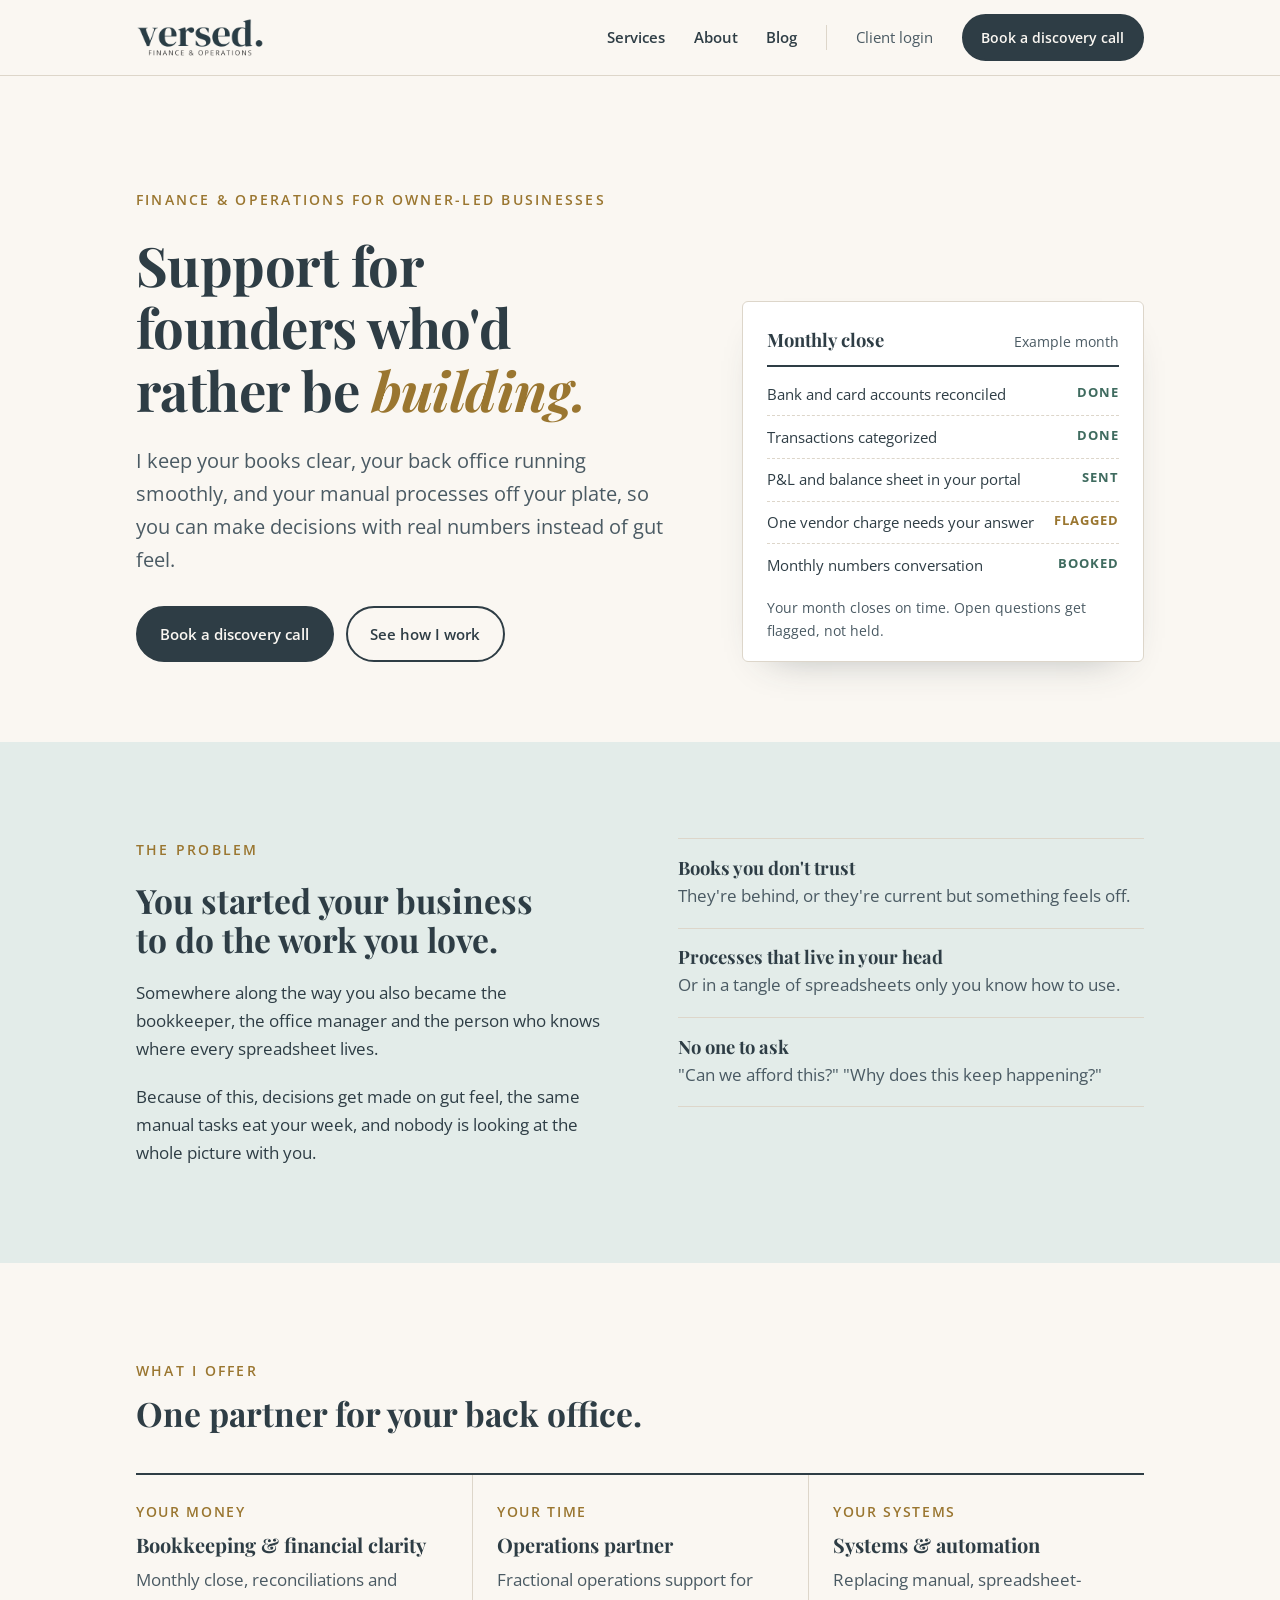
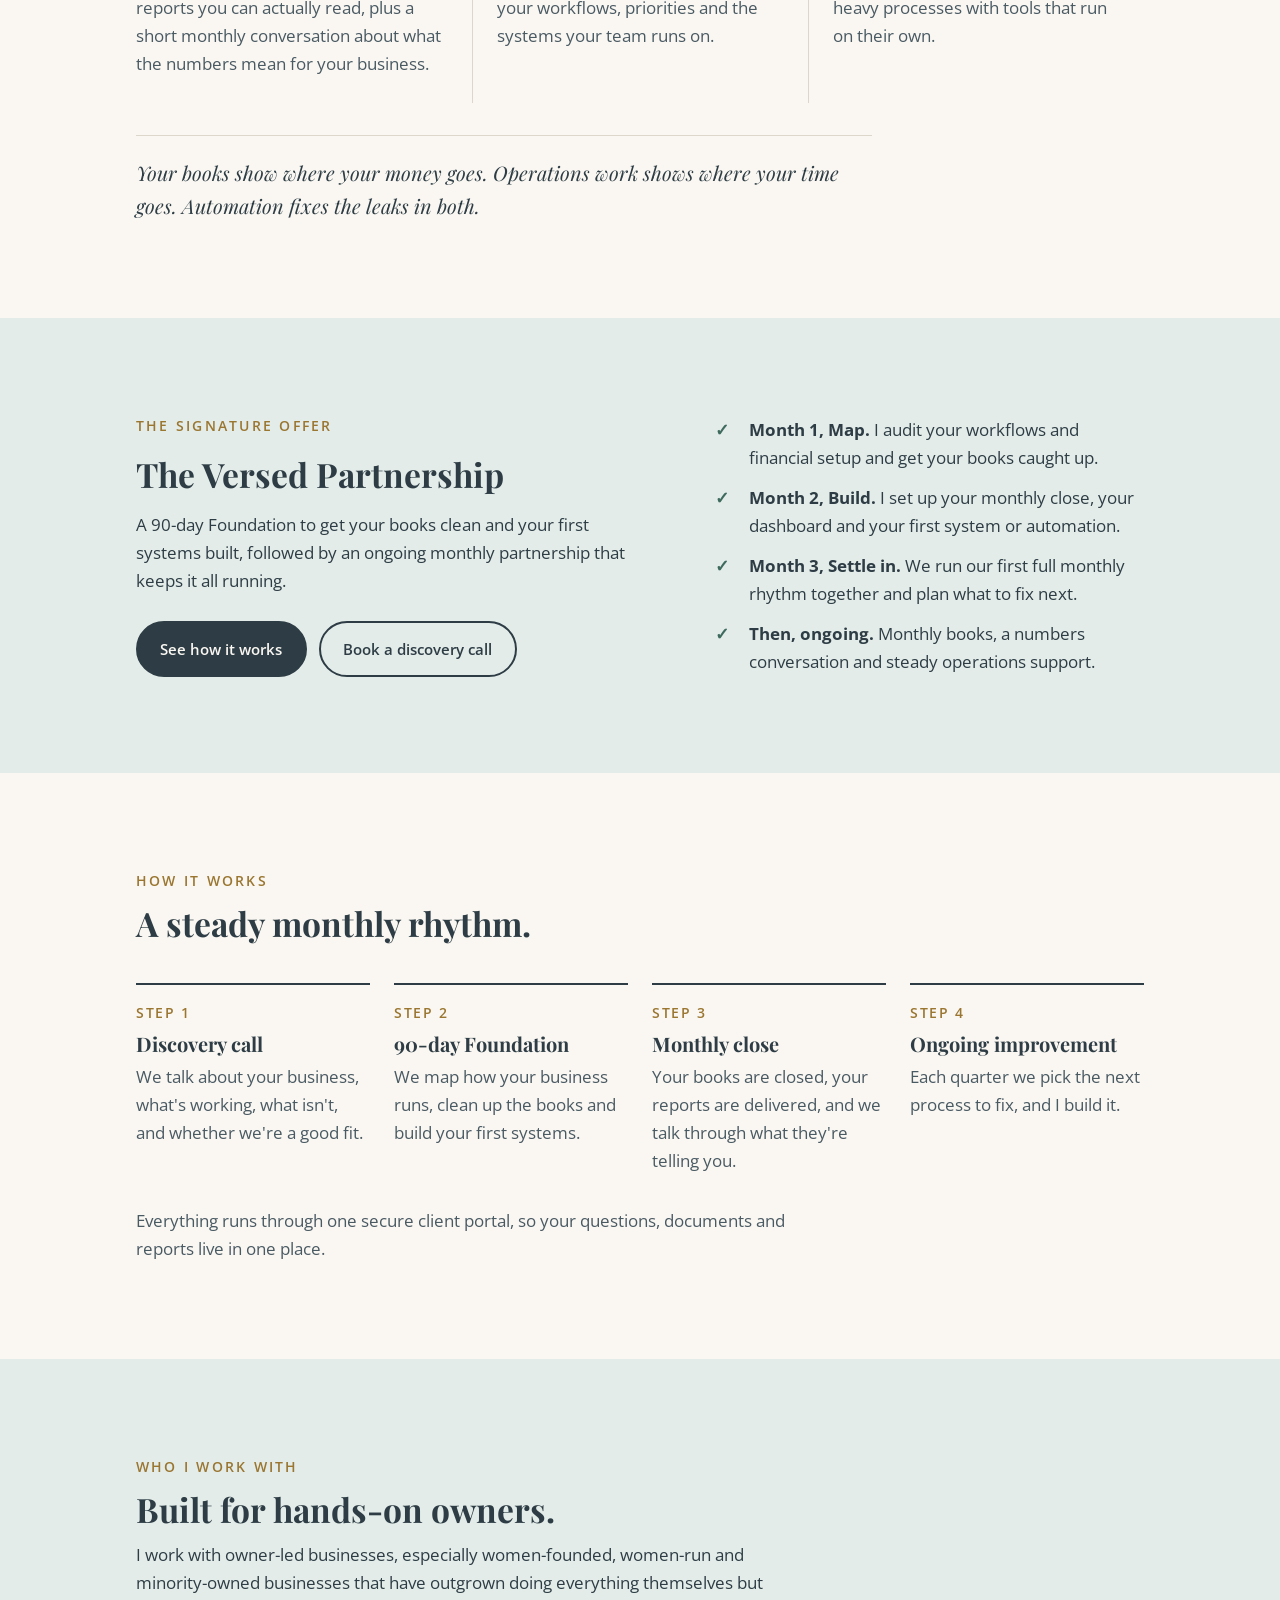
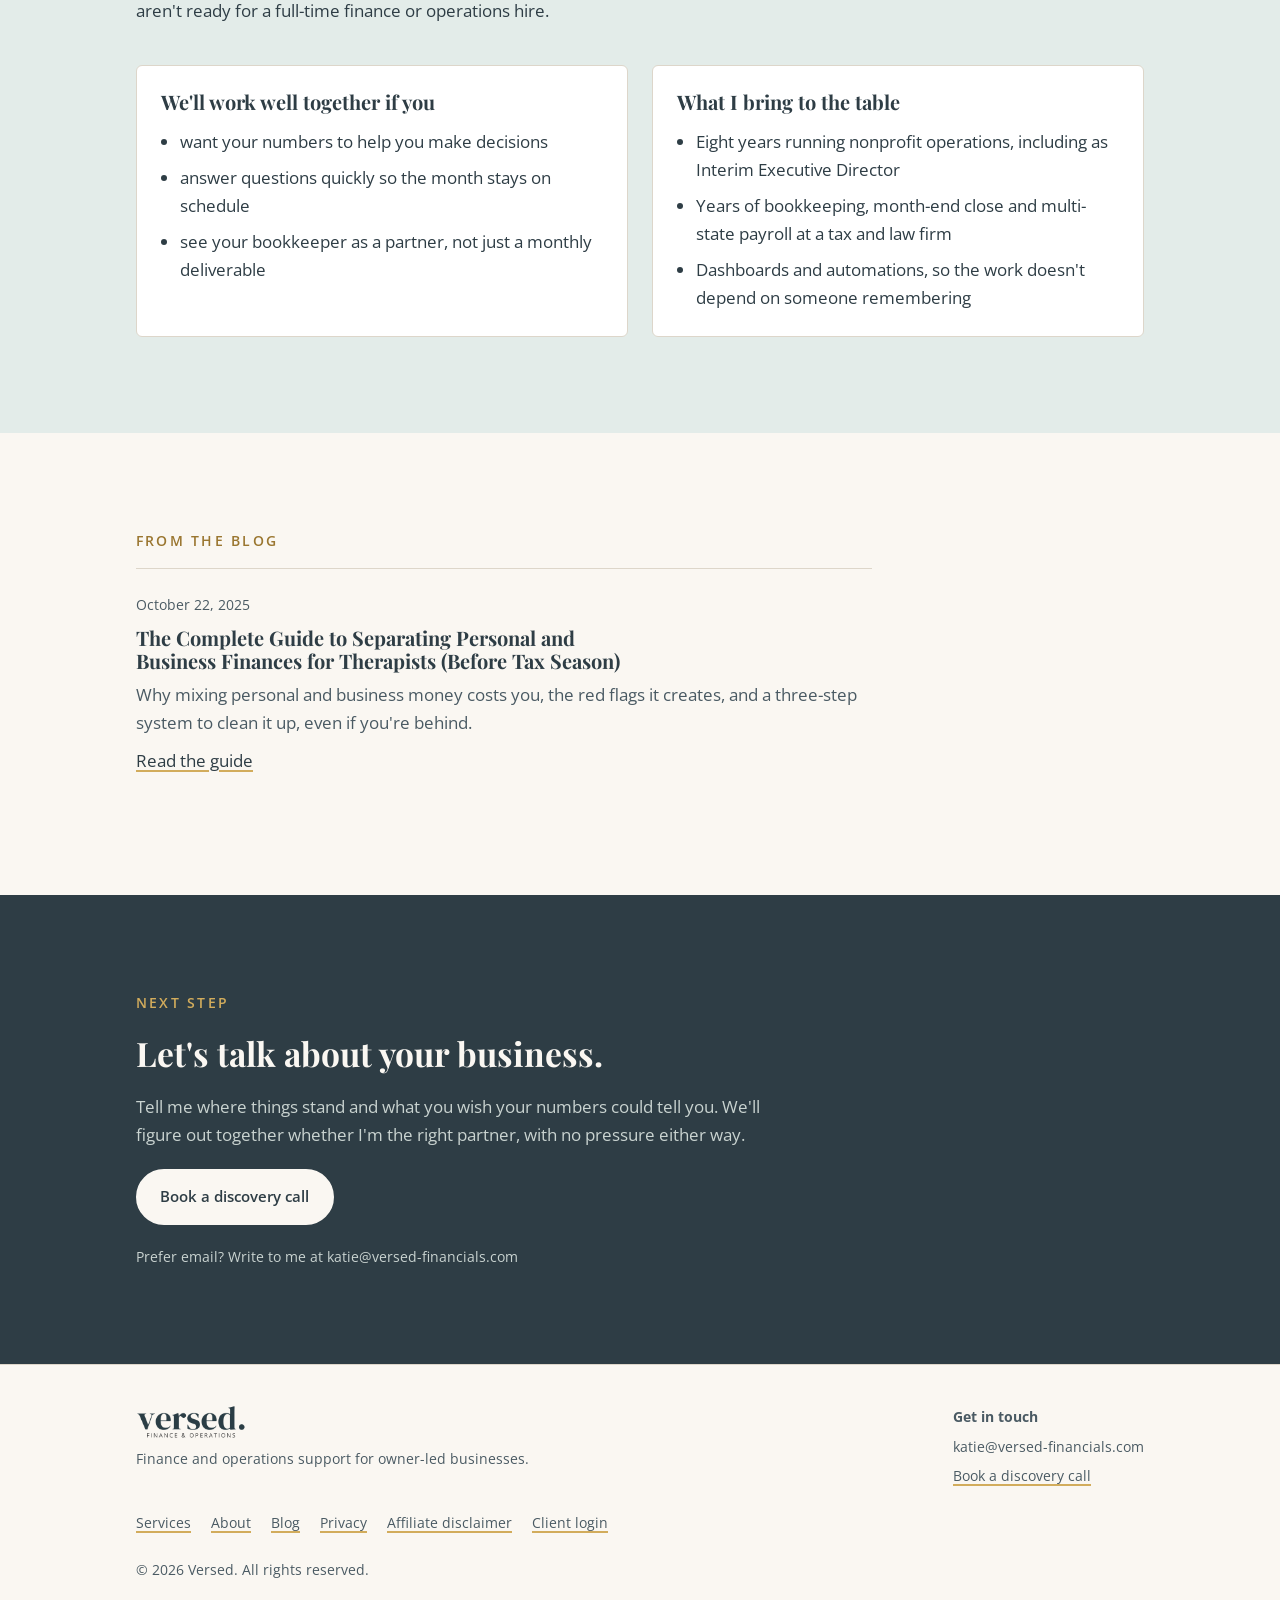
<file: index.html>
<!doctype html>
<html lang="en">
<head>
<meta charset="utf-8">
<meta name="viewport" content="width=device-width, initial-scale=1, viewport-fit=cover">
<title>Versed | Finance & Operations</title>
<meta name="description" content="Bookkeeping, operations support and automation for owner-led businesses, especially women-founded and minority-owned businesses.">
<meta property="og:title" content="Versed | Finance & Operations">
<meta property="og:description" content="Bookkeeping, operations support and automation for owner-led businesses, especially women-founded and minority-owned businesses.">
<link rel="icon" type="image/png" href="assets/favicon.png">
<link rel="preconnect" href="https://fonts.googleapis.com"><link rel="preconnect" href="https://fonts.gstatic.com" crossorigin><link rel="stylesheet" href="https://fonts.googleapis.com/css2?family=Open+Sans:ital,wght@0,400;0,600;0,700;1,400&family=Playfair+Display:ital,wght@0,700;1,700&display=swap">
<link rel="stylesheet" href="styles.css">
</head>
<body>
<header class="site-header">
  <div class="wrap">
    <a class="logo" href="index.html" aria-label="Versed home"><img src="assets/versed-wordmark-slate.png" alt="versed. Finance &amp; Operations" width="340" height="106"></a>
    <nav class="nav" aria-label="Main">
      <a href="services.html">Services</a>
      <a href="about.html">About</a>
      <a href="blog.html">Blog</a>
      <a class="nav-login" href="https://clients.versed-financials.com" target="_blank" rel="noopener">Client login</a>
      <a class="btn" href="https://forms.fillout.com/t/7DyjLdXj1ous" target="_blank" rel="noopener">Book a discovery call</a>
    </nav>
  </div>
</header>
<main>
<section class="hero">
  <div class="wrap hero-grid">
    <div class="stack" style="gap:1.4rem">
      <span class="eyebrow">Finance &amp; Operations for owner-led businesses</span>
      <h1>Support for founders who'd rather be <em>building.</em></h1>
      <p class="lede">I keep your books clear, your back office running smoothly, and your manual processes off your plate, so you can make decisions with real numbers instead of gut feel.</p>
      <div class="hero-actions">
        <a class="btn" href="https://forms.fillout.com/t/7DyjLdXj1ous" target="_blank" rel="noopener">Book a discovery call</a>
        <a class="btn btn--ghost" href="services.html">See how I work</a>
      </div>
    </div>
    <aside class="ledger" aria-label="Example of a monthly close">
      <div class="ledger-head"><strong>Monthly close</strong><span>Example month</span></div>
      <ul>
        <li><span>Bank and card accounts reconciled</span><span class="tick">Done</span></li>
        <li><span>Transactions categorized</span><span class="tick">Done</span></li>
        <li><span>P&amp;L and balance sheet in your portal</span><span class="tick">Sent</span></li>
        <li><span>One vendor charge needs your answer</span><span class="tick tick--flag">Flagged</span></li>
        <li><span>Monthly numbers conversation</span><span class="tick">Booked</span></li>
      </ul>
      <p class="ledger-foot">Your month closes on time. Open questions get flagged, not held.</p>
    </aside>
  </div>
</section>

<section class="band-sage">
  <div class="wrap split">
    <div class="stack" style="gap:1.25rem">
      <span class="eyebrow">The problem</span>
      <h2>You started your business to do the work you love.</h2>
      <p>Somewhere along the way you also became the bookkeeper, the office manager and the person who knows where every spreadsheet lives.</p>
      <p>Because of this, decisions get made on gut feel, the same manual tasks eat your week, and nobody is looking at the whole picture with you.</p>
    </div>
    <ul class="symptoms">
      <li><h3>Books you don't trust</h3><p class="muted">They're behind, or they're current but something feels off.</p></li>
      <li><h3>Processes that live in your head</h3><p class="muted">Or in a tangle of spreadsheets only you know how to use.</p></li>
      <li><h3>No one to ask</h3><p class="muted">"Can we afford this?" "Why does this keep happening?"</p></li>
    </ul>
  </div>
</section>

<section>
  <div class="wrap">
    <div class="section-head">
      <span class="eyebrow">What I offer</span>
      <h2>One partner for your back office.</h2>
    </div>
    <div class="offer">
      <div><span class="tag">Your money</span><h3>Bookkeeping &amp; financial clarity</h3><p class="muted">Monthly close, reconciliations and reports you can actually read, plus a short monthly conversation about what the numbers mean for your business.</p></div>
      <div><span class="tag">Your time</span><h3>Operations partner</h3><p class="muted">Fractional operations support for your workflows, priorities and the systems your team runs on.</p></div>
      <div><span class="tag">Your systems</span><h3>Systems &amp; automation</h3><p class="muted">Replacing manual, spreadsheet-heavy processes with tools that run on their own.</p></div>
    </div>
    <p class="offer-note">Your books show where your money goes. Operations work shows where your time goes. Automation fixes the leaks in both.</p>
  </div>
</section>

<section class="band-sage">
  <div class="wrap callout">
    <div class="stack" style="gap:1.1rem">
      <span class="eyebrow">The signature offer</span>
      <h2>The Versed Partnership</h2>
      <p>A 90-day Foundation to get your books clean and your first systems built, followed by an ongoing monthly partnership that keeps it all running.</p>
      <div class="hero-actions"><a class="btn" href="services.html">See how it works</a><a class="btn btn--ghost" href="https://forms.fillout.com/t/7DyjLdXj1ous" target="_blank" rel="noopener">Book a discovery call</a></div>
    </div>
    <ul class="callout-list">
      <li><span><strong>Month 1, Map.</strong> I audit your workflows and financial setup and get your books caught up.</span></li>
      <li><span><strong>Month 2, Build.</strong> I set up your monthly close, your dashboard and your first system or automation.</span></li>
      <li><span><strong>Month 3, Settle in.</strong> We run our first full monthly rhythm together and plan what to fix next.</span></li>
      <li><span><strong>Then, ongoing.</strong> Monthly books, a numbers conversation and steady operations support.</span></li>
    </ul>
  </div>
</section>

<section>
  <div class="wrap">
    <div class="section-head">
      <span class="eyebrow">How it works</span>
      <h2>A steady monthly rhythm.</h2>
    </div>
    <ol class="steps">
      <li><h3>Discovery call</h3><p class="muted">We talk about your business, what's working, what isn't, and whether we're a good fit.</p></li>
      <li><h3>90-day Foundation</h3><p class="muted">We map how your business runs, clean up the books and build your first systems.</p></li>
      <li><h3>Monthly close</h3><p class="muted">Your books are closed, your reports are delivered, and we talk through what they're telling you.</p></li>
      <li><h3>Ongoing improvement</h3><p class="muted">Each quarter we pick the next process to fix, and I build it.</p></li>
    </ol>
    <p class="muted" style="margin-top:2rem;max-width:42rem">Everything runs through one secure client portal, so your questions, documents and reports live in one place.</p>
  </div>
</section>

<section class="band-sage">
  <div class="wrap">
    <div class="section-head">
      <span class="eyebrow">Who I work with</span>
      <h2>Built for hands-on owners.</h2>
      <p>I work with owner-led businesses, especially women-founded, women-run and minority-owned businesses that have outgrown doing everything themselves but aren't ready for a full-time finance or operations hire.</p>
    </div>
    <div class="fit">
      <div class="fit-col"><h3>We'll work well together if you</h3>
        <ul>
          <li>want your numbers to help you make decisions</li>
          <li>answer questions quickly so the month stays on schedule</li>
          <li>see your bookkeeper as a partner, not just a monthly deliverable</li>
        </ul></div>
      <div class="fit-col"><h3>What I bring to the table</h3>
        <ul>
          <li>Eight years running nonprofit operations, including as Interim Executive Director</li>
          <li>Years of bookkeeping, month-end close and multi-state payroll at a tax and law firm</li>
          <li>Dashboards and automations, so the work doesn't depend on someone remembering</li>
        </ul></div>
    </div>
  </div>
</section>

<section>
  <div class="wrap">
    <div class="section-head" style="margin-bottom:1rem">
      <span class="eyebrow">From the blog</span>
    </div>
    <div class="post-card">
      <span class="meta">October 22, 2025</span>
      <h3><a href="blog/the-complete-guide-to-separating-personal-and-business-finances-for-therapists-before-tax-season.html">The Complete Guide to Separating Personal and Business Finances for Therapists (Before Tax Season)</a></h3>
      <p class="muted">Why mixing personal and business money costs you, the red flags it creates, and a three-step system to clean it up, even if you're behind.</p>
      <a href="blog/the-complete-guide-to-separating-personal-and-business-finances-for-therapists-before-tax-season.html">Read the guide</a>
    </div>
  </div>
</section>
<section class="band-slate">
  <div class="wrap"><div class="closing">
    <span class="eyebrow" style="color:var(--gold)">Next step</span>
    <h2>Let's talk about your business.</h2>
    <p class="muted">Tell me where things stand and what you wish your numbers could tell you. We'll figure out together whether I'm the right partner, with no pressure either way.</p>
    <a class="btn btn--light" href="https://forms.fillout.com/t/7DyjLdXj1ous" target="_blank" rel="noopener">Book a discovery call</a>
    <p class="contact-line muted">Prefer email? Write to me at katie@versed-financials.com</p>
  </div></div>
</section>
</main>
<footer class="site-footer">
  <div class="wrap">
    <div>
      <img src="assets/versed-wordmark-slate.png" alt="versed. Finance &amp; Operations" width="340" height="106">
      <p>Finance and operations support for owner-led businesses.</p>
    </div>
    <div class="stack" style="gap:.4rem">
      <strong>Get in touch</strong>
      <span>katie@versed-financials.com</span>
      <a href="https://forms.fillout.com/t/7DyjLdXj1ous" target="_blank" rel="noopener">Book a discovery call</a>
    </div>
    <nav aria-label="Footer">
      <a href="services.html">Services</a>
      <a href="about.html">About</a>
      <a href="blog.html">Blog</a>
      <a href="privacy.html">Privacy</a>
      <a href="affiliate-disclaimer.html">Affiliate disclaimer</a>
      <a href="https://clients.versed-financials.com" target="_blank" rel="noopener">Client login</a>
    </nav>
  </div>
  <div class="wrap" style="margin-top:1.5rem"><span>© 2026 Versed. All rights reserved.</span></div>
</footer>
</body>
</html>
</file>
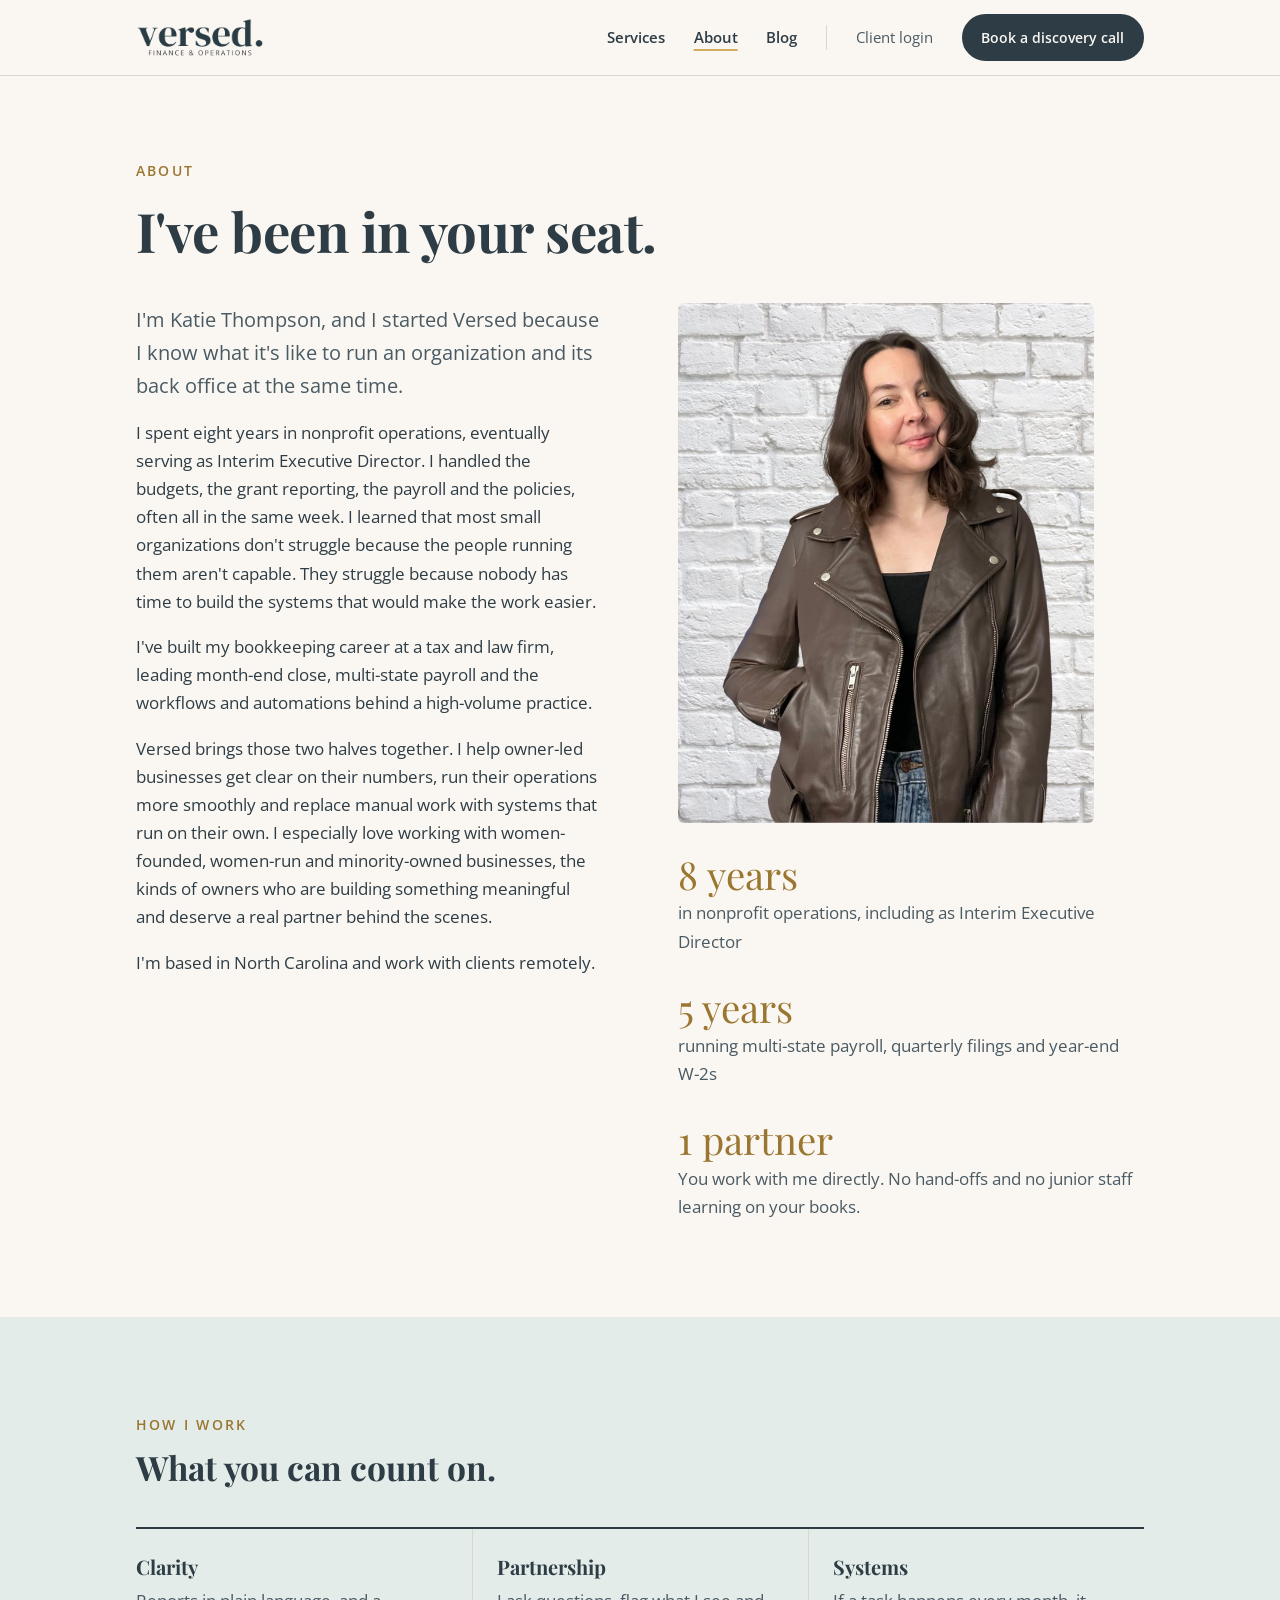
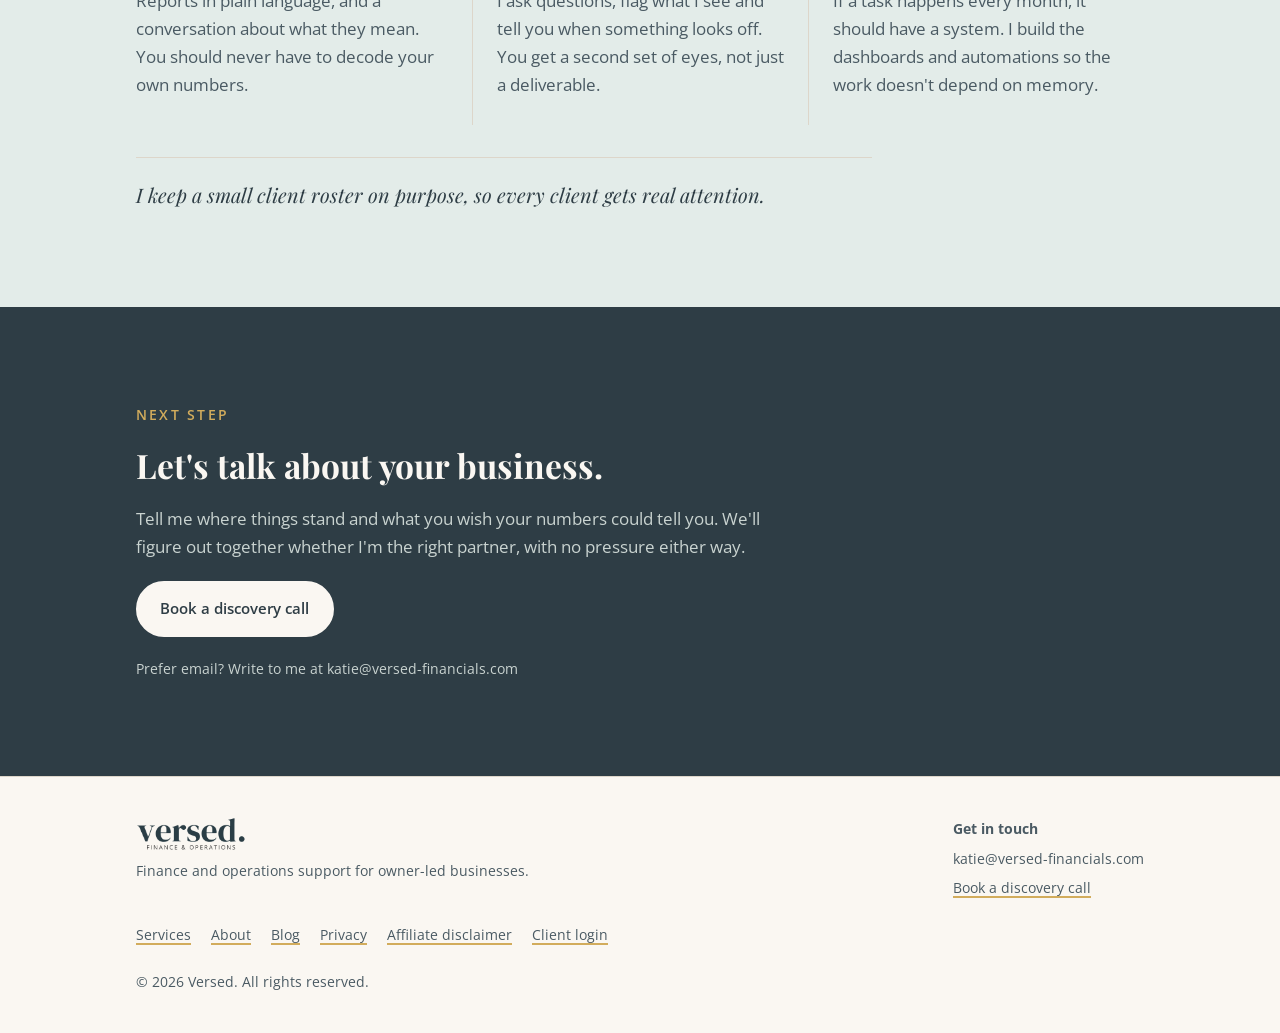
<file: about.html>
<!doctype html>
<html lang="en">
<head>
<meta charset="utf-8">
<meta name="viewport" content="width=device-width, initial-scale=1, viewport-fit=cover">
<title>About Katie Thompson | Versed</title>
<meta name="description" content="Katie Thompson brings eight years of nonprofit operations and years of bookkeeping and payroll experience to owner-led businesses.">
<meta property="og:title" content="About Katie Thompson | Versed">
<meta property="og:description" content="Katie Thompson brings eight years of nonprofit operations and years of bookkeeping and payroll experience to owner-led businesses.">
<link rel="icon" type="image/png" href="assets/favicon.png">
<link rel="preconnect" href="https://fonts.googleapis.com"><link rel="preconnect" href="https://fonts.gstatic.com" crossorigin><link rel="stylesheet" href="https://fonts.googleapis.com/css2?family=Open+Sans:ital,wght@0,400;0,600;0,700;1,400&family=Playfair+Display:ital,wght@0,700;1,700&display=swap">
<link rel="stylesheet" href="styles.css">
</head>
<body>
<header class="site-header">
  <div class="wrap">
    <a class="logo" href="index.html" aria-label="Versed home"><img src="assets/versed-wordmark-slate.png" alt="versed. Finance &amp; Operations" width="340" height="106"></a>
    <nav class="nav" aria-label="Main">
      <a href="services.html">Services</a>
      <a href="about.html" aria-current="page">About</a>
      <a href="blog.html">Blog</a>
      <a class="nav-login" href="https://clients.versed-financials.com" target="_blank" rel="noopener">Client login</a>
      <a class="btn" href="https://forms.fillout.com/t/7DyjLdXj1ous" target="_blank" rel="noopener">Book a discovery call</a>
    </nav>
  </div>
</header>
<main>
<section class="page-head">
  <div class="wrap">
    <span class="eyebrow">About</span>
    <h1>I've been in your seat.</h1>
  </div>
</section>

<section style="padding-top:0">
  <div class="wrap split">
    <div class="stack prose" style="gap:1.1rem">
      <p class="lede">I'm Katie Thompson, and I started Versed because I know what it's like to run an organization and its back office at the same time.</p>
      <p>I spent eight years in nonprofit operations, eventually serving as Interim Executive Director. I handled the budgets, the grant reporting, the payroll and the policies, often all in the same week. I learned that most small organizations don't struggle because the people running them aren't capable. They struggle because nobody has time to build the systems that would make the work easier.</p>
      <p>I've built my bookkeeping career at a tax and law firm, leading month-end close, multi-state payroll and the workflows and automations behind a high-volume practice.</p>
      <p>Versed brings those two halves together. I help owner-led businesses get clear on their numbers, run their operations more smoothly and replace manual work with systems that run on their own. I especially love working with women-founded, women-run and minority-owned businesses, the kinds of owners who are building something meaningful and deserve a real partner behind the scenes.</p>
      <p>I'm based in North Carolina and work with clients remotely.</p>
    </div>
    <div class="stack" style="gap:2rem">
    <img class="headshot" src="assets/katie-thompson.jpg" alt="Katie Thompson, founder of Versed" width="720" height="900">
    <div class="creds">
      <div><span class="num">8 years</span><span class="muted">in nonprofit operations, including as Interim Executive Director</span></div>
      <div><span class="num">5 years</span><span class="muted">running multi-state payroll, quarterly filings and year-end W-2s</span></div>
      <div><span class="num">1 partner</span><span class="muted">You work with me directly. No hand-offs and no junior staff learning on your books.</span></div>
    </div>
    </div>
  </div>
</section>

<section class="band-sage">
  <div class="wrap">
    <div class="section-head"><span class="eyebrow">How I work</span><h2>What you can count on.</h2></div>
    <div class="offer">
      <div><h3>Clarity</h3><p class="muted">Reports in plain language, and a conversation about what they mean. You should never have to decode your own numbers.</p></div>
      <div><h3>Partnership</h3><p class="muted">I ask questions, flag what I see and tell you when something looks off. You get a second set of eyes, not just a deliverable.</p></div>
      <div><h3>Systems</h3><p class="muted">If a task happens every month, it should have a system. I build the dashboards and automations so the work doesn't depend on memory.</p></div>
    </div>
    <p class="offer-note">I keep a small client roster on purpose, so every client gets real attention.</p>
  </div>
</section>
<section class="band-slate">
  <div class="wrap"><div class="closing">
    <span class="eyebrow" style="color:var(--gold)">Next step</span>
    <h2>Let's talk about your business.</h2>
    <p class="muted">Tell me where things stand and what you wish your numbers could tell you. We'll figure out together whether I'm the right partner, with no pressure either way.</p>
    <a class="btn btn--light" href="https://forms.fillout.com/t/7DyjLdXj1ous" target="_blank" rel="noopener">Book a discovery call</a>
    <p class="contact-line muted">Prefer email? Write to me at katie@versed-financials.com</p>
  </div></div>
</section>
</main>
<footer class="site-footer">
  <div class="wrap">
    <div>
      <img src="assets/versed-wordmark-slate.png" alt="versed. Finance &amp; Operations" width="340" height="106">
      <p>Finance and operations support for owner-led businesses.</p>
    </div>
    <div class="stack" style="gap:.4rem">
      <strong>Get in touch</strong>
      <span>katie@versed-financials.com</span>
      <a href="https://forms.fillout.com/t/7DyjLdXj1ous" target="_blank" rel="noopener">Book a discovery call</a>
    </div>
    <nav aria-label="Footer">
      <a href="services.html">Services</a>
      <a href="about.html">About</a>
      <a href="blog.html">Blog</a>
      <a href="privacy.html">Privacy</a>
      <a href="affiliate-disclaimer.html">Affiliate disclaimer</a>
      <a href="https://clients.versed-financials.com" target="_blank" rel="noopener">Client login</a>
    </nav>
  </div>
  <div class="wrap" style="margin-top:1.5rem"><span>© 2026 Versed. All rights reserved.</span></div>
</footer>
</body>
</html>
</file>
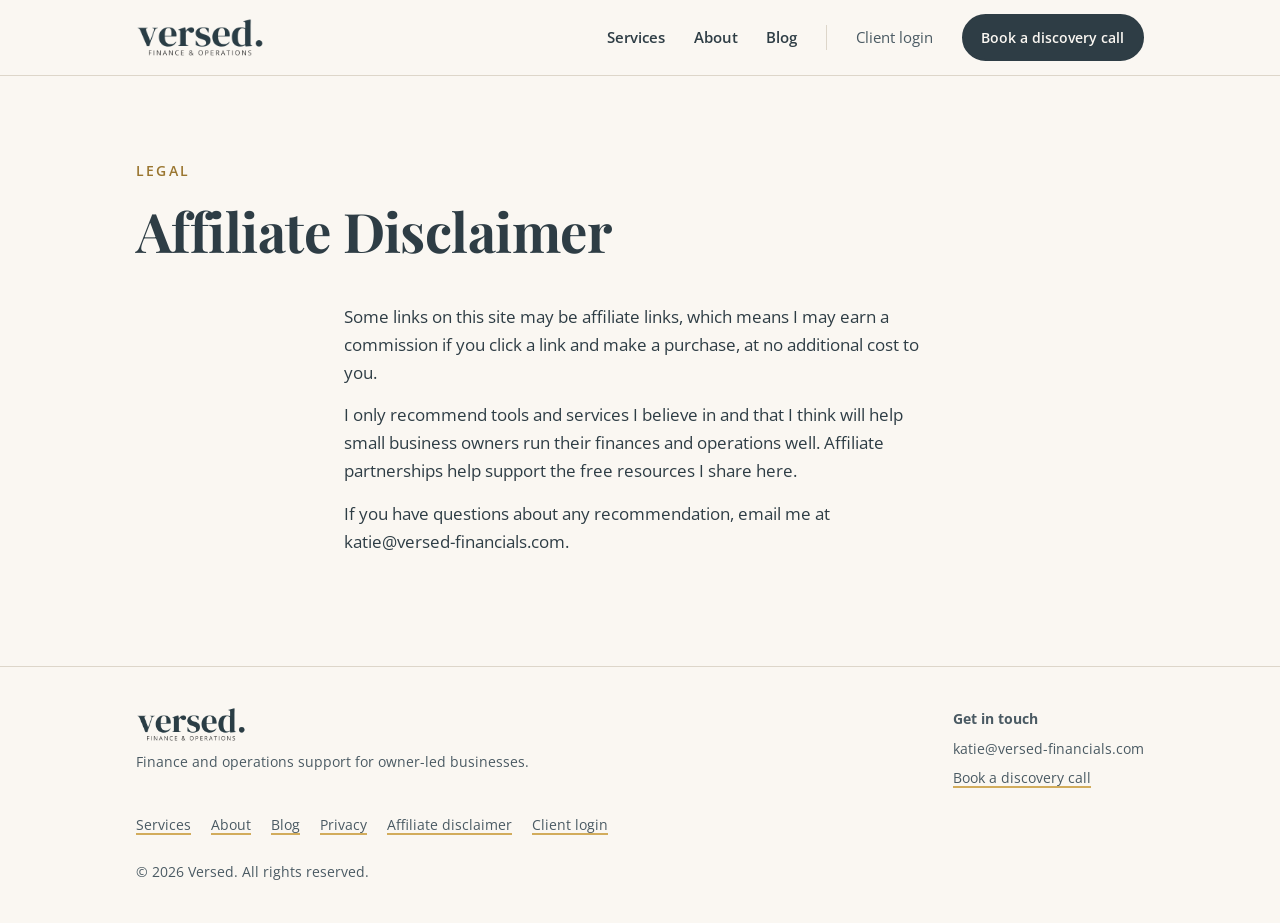
<file: affiliate-disclaimer.html>
<!doctype html>
<html lang="en">
<head>
<meta charset="utf-8">
<meta name="viewport" content="width=device-width, initial-scale=1, viewport-fit=cover">
<title>Affiliate Disclaimer | Versed</title>
<meta name="description" content="Affiliate disclaimer for versed-financials.com.">
<meta property="og:title" content="Affiliate Disclaimer | Versed">
<meta property="og:description" content="Affiliate disclaimer for versed-financials.com.">
<link rel="icon" type="image/png" href="assets/favicon.png">
<link rel="preconnect" href="https://fonts.googleapis.com"><link rel="preconnect" href="https://fonts.gstatic.com" crossorigin><link rel="stylesheet" href="https://fonts.googleapis.com/css2?family=Open+Sans:ital,wght@0,400;0,600;0,700;1,400&family=Playfair+Display:ital,wght@0,700;1,700&display=swap">
<link rel="stylesheet" href="styles.css">
</head>
<body>
<header class="site-header">
  <div class="wrap">
    <a class="logo" href="index.html" aria-label="Versed home"><img src="assets/versed-wordmark-slate.png" alt="versed. Finance &amp; Operations" width="340" height="106"></a>
    <nav class="nav" aria-label="Main">
      <a href="services.html">Services</a>
      <a href="about.html">About</a>
      <a href="blog.html">Blog</a>
      <a class="nav-login" href="https://clients.versed-financials.com" target="_blank" rel="noopener">Client login</a>
      <a class="btn" href="https://forms.fillout.com/t/7DyjLdXj1ous" target="_blank" rel="noopener">Book a discovery call</a>
    </nav>
  </div>
</header>
<main>
<section class="page-head"><div class="wrap"><span class="eyebrow">Legal</span><h1>Affiliate Disclaimer</h1></div></section>
<section style="padding-top:0"><div class="wrap legal">
<p>Some links on this site may be affiliate links, which means I may earn a commission if you click a link and make a purchase, at no additional cost to you.</p>
<p>I only recommend tools and services I believe in and that I think will help small business owners run their finances and operations well. Affiliate partnerships help support the free resources I share here.</p>
<p>If you have questions about any recommendation, email me at katie@versed-financials.com.</p>
</div></section>
</main>
<footer class="site-footer">
  <div class="wrap">
    <div>
      <img src="assets/versed-wordmark-slate.png" alt="versed. Finance &amp; Operations" width="340" height="106">
      <p>Finance and operations support for owner-led businesses.</p>
    </div>
    <div class="stack" style="gap:.4rem">
      <strong>Get in touch</strong>
      <span>katie@versed-financials.com</span>
      <a href="https://forms.fillout.com/t/7DyjLdXj1ous" target="_blank" rel="noopener">Book a discovery call</a>
    </div>
    <nav aria-label="Footer">
      <a href="services.html">Services</a>
      <a href="about.html">About</a>
      <a href="blog.html">Blog</a>
      <a href="privacy.html">Privacy</a>
      <a href="affiliate-disclaimer.html">Affiliate disclaimer</a>
      <a href="https://clients.versed-financials.com" target="_blank" rel="noopener">Client login</a>
    </nav>
  </div>
  <div class="wrap" style="margin-top:1.5rem"><span>© 2026 Versed. All rights reserved.</span></div>
</footer>
</body>
</html>
</file>
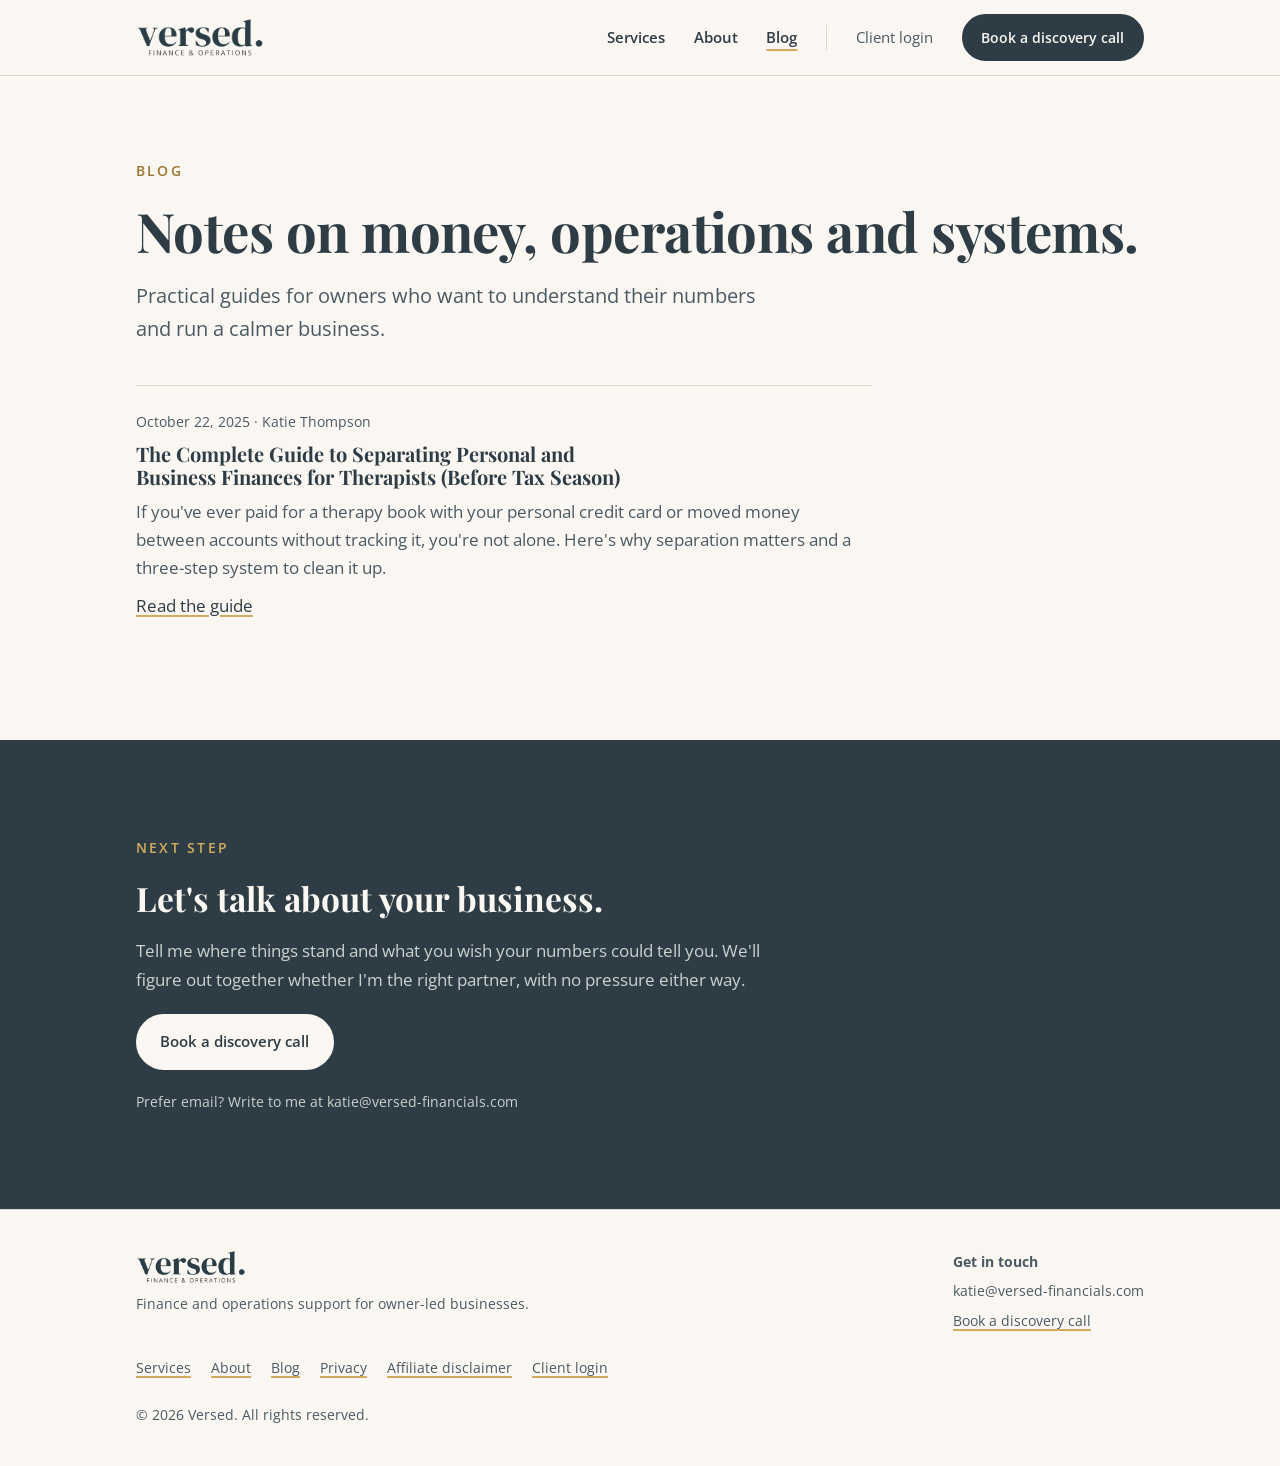
<file: blog.html>
<!doctype html>
<html lang="en">
<head>
<meta charset="utf-8">
<meta name="viewport" content="width=device-width, initial-scale=1, viewport-fit=cover">
<title>Blog | Versed</title>
<meta name="description" content="Practical guides on money, operations and systems for small business owners.">
<meta property="og:title" content="Blog | Versed">
<meta property="og:description" content="Practical guides on money, operations and systems for small business owners.">
<link rel="icon" type="image/png" href="assets/favicon.png">
<link rel="preconnect" href="https://fonts.googleapis.com"><link rel="preconnect" href="https://fonts.gstatic.com" crossorigin><link rel="stylesheet" href="https://fonts.googleapis.com/css2?family=Open+Sans:ital,wght@0,400;0,600;0,700;1,400&family=Playfair+Display:ital,wght@0,700;1,700&display=swap">
<link rel="stylesheet" href="styles.css">
</head>
<body>
<header class="site-header">
  <div class="wrap">
    <a class="logo" href="index.html" aria-label="Versed home"><img src="assets/versed-wordmark-slate.png" alt="versed. Finance &amp; Operations" width="340" height="106"></a>
    <nav class="nav" aria-label="Main">
      <a href="services.html">Services</a>
      <a href="about.html">About</a>
      <a href="blog.html" aria-current="page">Blog</a>
      <a class="nav-login" href="https://clients.versed-financials.com" target="_blank" rel="noopener">Client login</a>
      <a class="btn" href="https://forms.fillout.com/t/7DyjLdXj1ous" target="_blank" rel="noopener">Book a discovery call</a>
    </nav>
  </div>
</header>
<main>
<section class="page-head">
  <div class="wrap">
    <span class="eyebrow">Blog</span>
    <h1>Notes on money, operations and systems.</h1>
    <p class="lede prose">Practical guides for owners who want to understand their numbers and run a calmer business.</p>
  </div>
</section>
<section style="padding-top:0">
  <div class="wrap">
    <div class="post-card">
      <span class="meta">October 22, 2025 · Katie Thompson</span>
      <h3><a href="blog/the-complete-guide-to-separating-personal-and-business-finances-for-therapists-before-tax-season.html">The Complete Guide to Separating Personal and Business Finances for Therapists (Before Tax Season)</a></h3>
      <p class="muted">If you've ever paid for a therapy book with your personal credit card or moved money between accounts without tracking it, you're not alone. Here's why separation matters and a three-step system to clean it up.</p>
      <a href="blog/the-complete-guide-to-separating-personal-and-business-finances-for-therapists-before-tax-season.html">Read the guide</a>
    </div>
  </div>
</section>
<section class="band-slate">
  <div class="wrap"><div class="closing">
    <span class="eyebrow" style="color:var(--gold)">Next step</span>
    <h2>Let's talk about your business.</h2>
    <p class="muted">Tell me where things stand and what you wish your numbers could tell you. We'll figure out together whether I'm the right partner, with no pressure either way.</p>
    <a class="btn btn--light" href="https://forms.fillout.com/t/7DyjLdXj1ous" target="_blank" rel="noopener">Book a discovery call</a>
    <p class="contact-line muted">Prefer email? Write to me at katie@versed-financials.com</p>
  </div></div>
</section>
</main>
<footer class="site-footer">
  <div class="wrap">
    <div>
      <img src="assets/versed-wordmark-slate.png" alt="versed. Finance &amp; Operations" width="340" height="106">
      <p>Finance and operations support for owner-led businesses.</p>
    </div>
    <div class="stack" style="gap:.4rem">
      <strong>Get in touch</strong>
      <span>katie@versed-financials.com</span>
      <a href="https://forms.fillout.com/t/7DyjLdXj1ous" target="_blank" rel="noopener">Book a discovery call</a>
    </div>
    <nav aria-label="Footer">
      <a href="services.html">Services</a>
      <a href="about.html">About</a>
      <a href="blog.html">Blog</a>
      <a href="privacy.html">Privacy</a>
      <a href="affiliate-disclaimer.html">Affiliate disclaimer</a>
      <a href="https://clients.versed-financials.com" target="_blank" rel="noopener">Client login</a>
    </nav>
  </div>
  <div class="wrap" style="margin-top:1.5rem"><span>© 2026 Versed. All rights reserved.</span></div>
</footer>
</body>
</html>
</file>
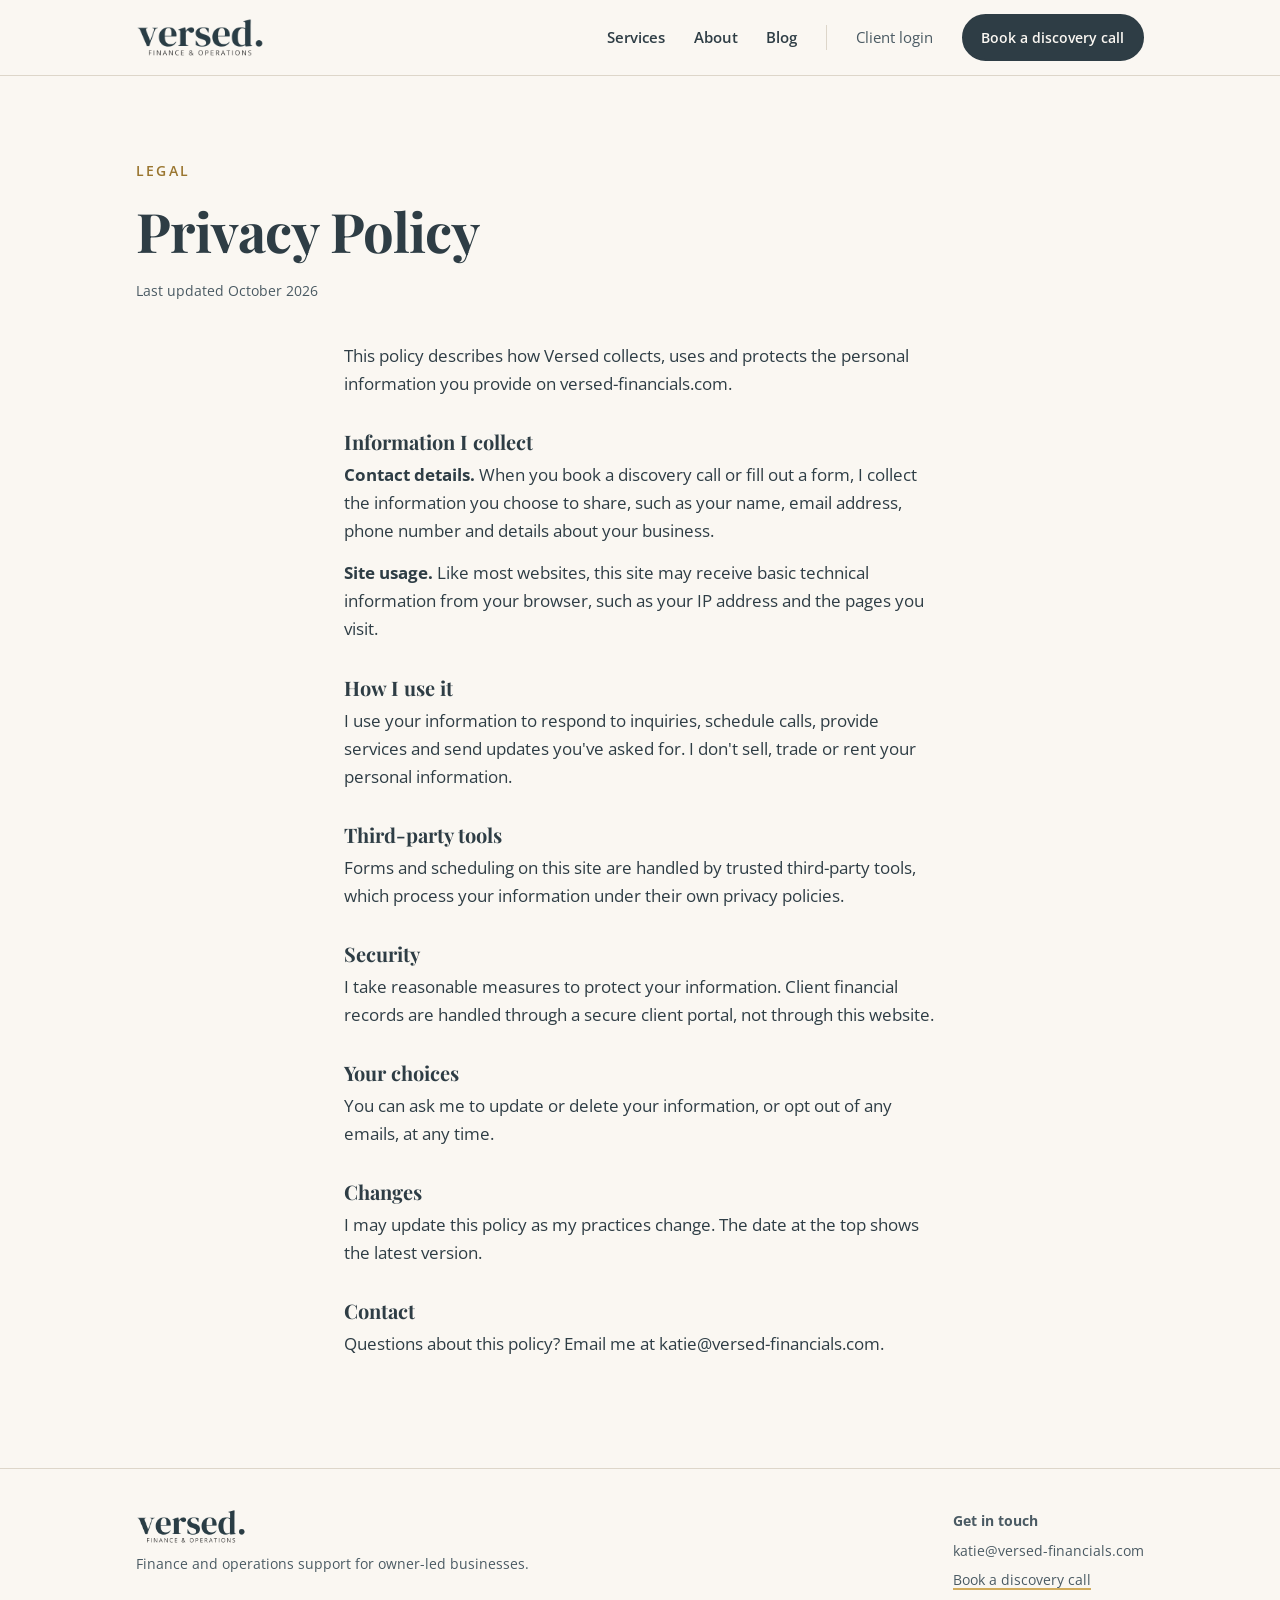
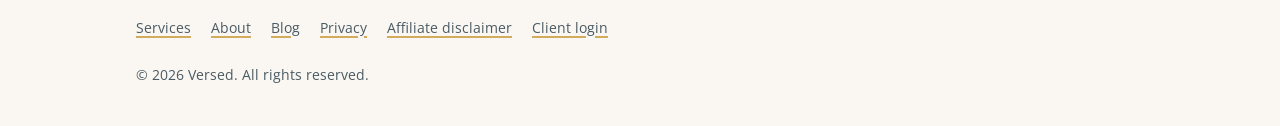
<file: privacy.html>
<!doctype html>
<html lang="en">
<head>
<meta charset="utf-8">
<meta name="viewport" content="width=device-width, initial-scale=1, viewport-fit=cover">
<title>Privacy Policy | Versed</title>
<meta name="description" content="How Versed collects, uses and protects your information.">
<meta property="og:title" content="Privacy Policy | Versed">
<meta property="og:description" content="How Versed collects, uses and protects your information.">
<link rel="icon" type="image/png" href="assets/favicon.png">
<link rel="preconnect" href="https://fonts.googleapis.com"><link rel="preconnect" href="https://fonts.gstatic.com" crossorigin><link rel="stylesheet" href="https://fonts.googleapis.com/css2?family=Open+Sans:ital,wght@0,400;0,600;0,700;1,400&family=Playfair+Display:ital,wght@0,700;1,700&display=swap">
<link rel="stylesheet" href="styles.css">
</head>
<body>
<header class="site-header">
  <div class="wrap">
    <a class="logo" href="index.html" aria-label="Versed home"><img src="assets/versed-wordmark-slate.png" alt="versed. Finance &amp; Operations" width="340" height="106"></a>
    <nav class="nav" aria-label="Main">
      <a href="services.html">Services</a>
      <a href="about.html">About</a>
      <a href="blog.html">Blog</a>
      <a class="nav-login" href="https://clients.versed-financials.com" target="_blank" rel="noopener">Client login</a>
      <a class="btn" href="https://forms.fillout.com/t/7DyjLdXj1ous" target="_blank" rel="noopener">Book a discovery call</a>
    </nav>
  </div>
</header>
<main>
<section class="page-head"><div class="wrap"><span class="eyebrow">Legal</span><h1>Privacy Policy</h1><p class="meta">Last updated October 2026</p></div></section>
<section style="padding-top:0"><div class="wrap legal">
<p>This policy describes how Versed collects, uses and protects the personal information you provide on versed-financials.com.</p>
<h2>Information I collect</h2>
<p><strong>Contact details.</strong> When you book a discovery call or fill out a form, I collect the information you choose to share, such as your name, email address, phone number and details about your business.</p>
<p><strong>Site usage.</strong> Like most websites, this site may receive basic technical information from your browser, such as your IP address and the pages you visit.</p>
<h2>How I use it</h2>
<p>I use your information to respond to inquiries, schedule calls, provide services and send updates you've asked for. I don't sell, trade or rent your personal information.</p>
<h2>Third-party tools</h2>
<p>Forms and scheduling on this site are handled by trusted third-party tools, which process your information under their own privacy policies.</p>
<h2>Security</h2>
<p>I take reasonable measures to protect your information. Client financial records are handled through a secure client portal, not through this website.</p>
<h2>Your choices</h2>
<p>You can ask me to update or delete your information, or opt out of any emails, at any time.</p>
<h2>Changes</h2>
<p>I may update this policy as my practices change. The date at the top shows the latest version.</p>
<h2>Contact</h2>
<p>Questions about this policy? Email me at katie@versed-financials.com.</p>
</div></section>
</main>
<footer class="site-footer">
  <div class="wrap">
    <div>
      <img src="assets/versed-wordmark-slate.png" alt="versed. Finance &amp; Operations" width="340" height="106">
      <p>Finance and operations support for owner-led businesses.</p>
    </div>
    <div class="stack" style="gap:.4rem">
      <strong>Get in touch</strong>
      <span>katie@versed-financials.com</span>
      <a href="https://forms.fillout.com/t/7DyjLdXj1ous" target="_blank" rel="noopener">Book a discovery call</a>
    </div>
    <nav aria-label="Footer">
      <a href="services.html">Services</a>
      <a href="about.html">About</a>
      <a href="blog.html">Blog</a>
      <a href="privacy.html">Privacy</a>
      <a href="affiliate-disclaimer.html">Affiliate disclaimer</a>
      <a href="https://clients.versed-financials.com" target="_blank" rel="noopener">Client login</a>
    </nav>
  </div>
  <div class="wrap" style="margin-top:1.5rem"><span>© 2026 Versed. All rights reserved.</span></div>
</footer>
</body>
</html>
</file>
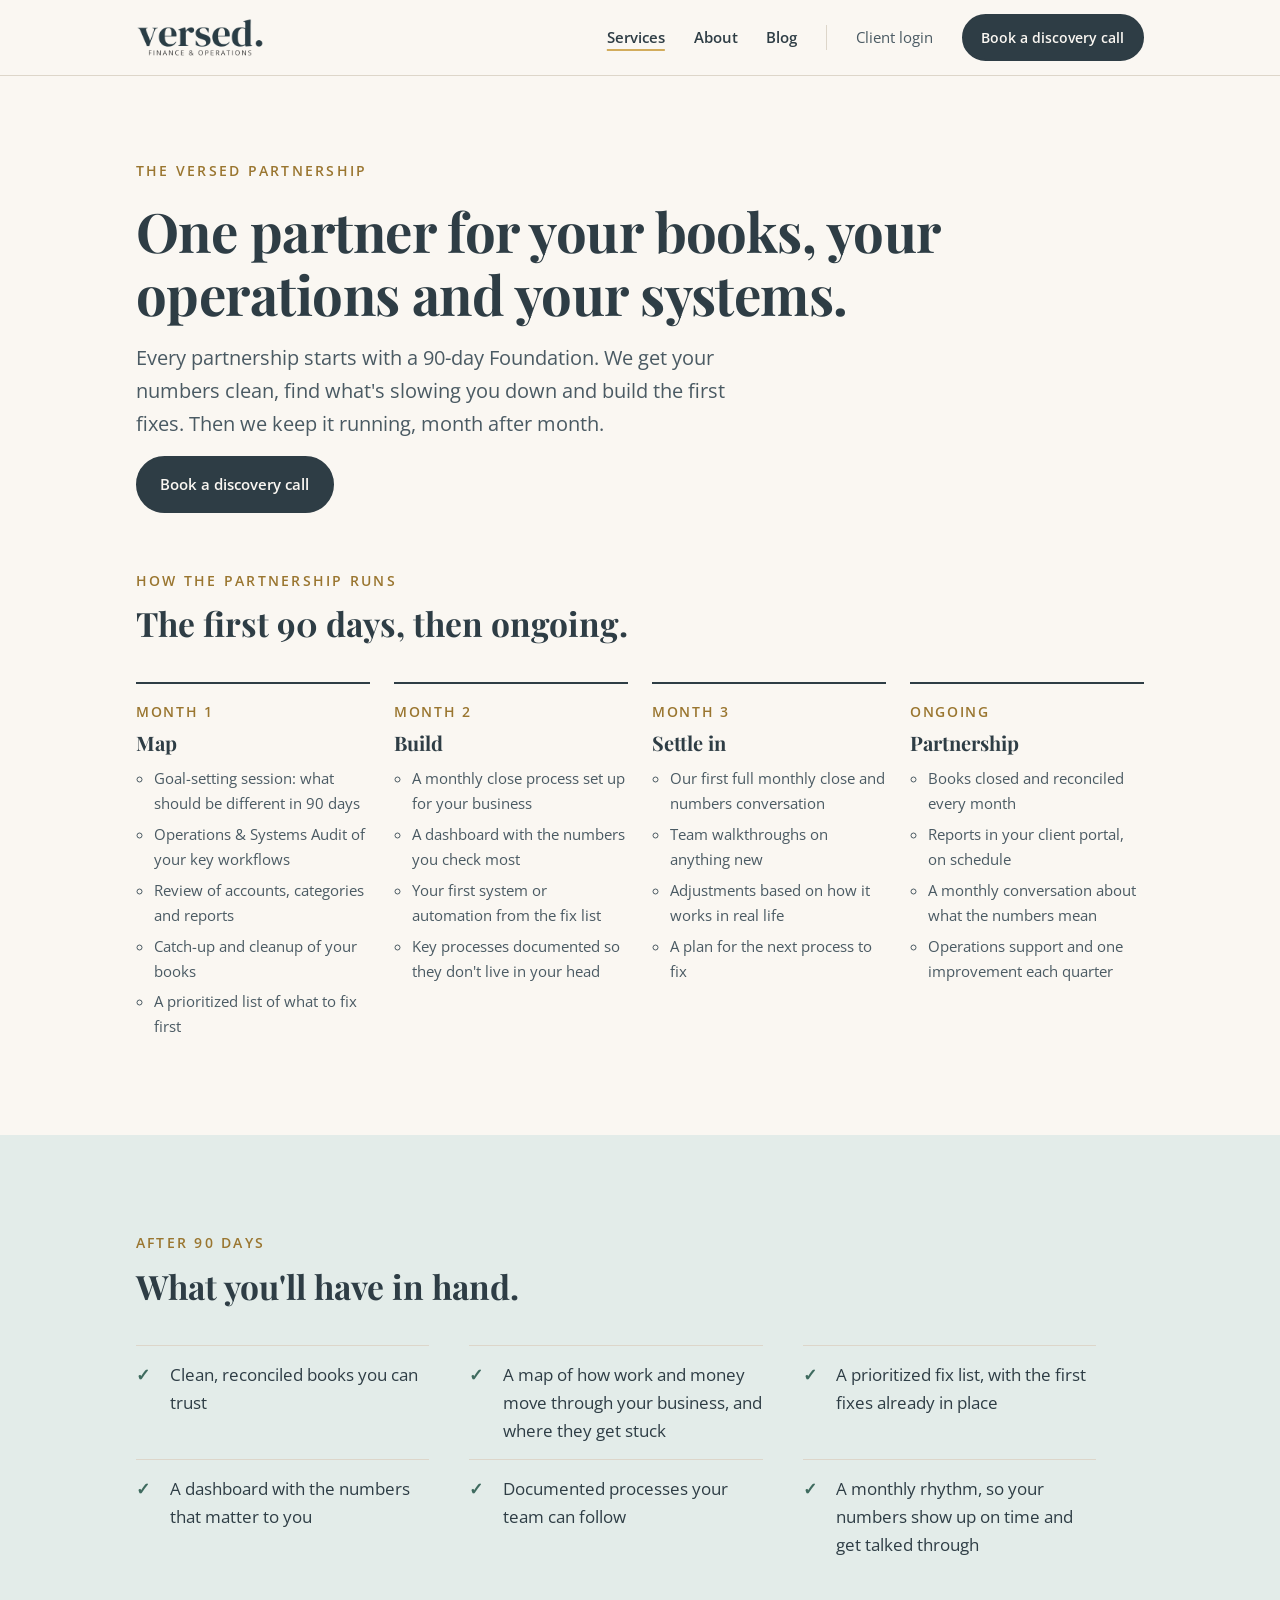
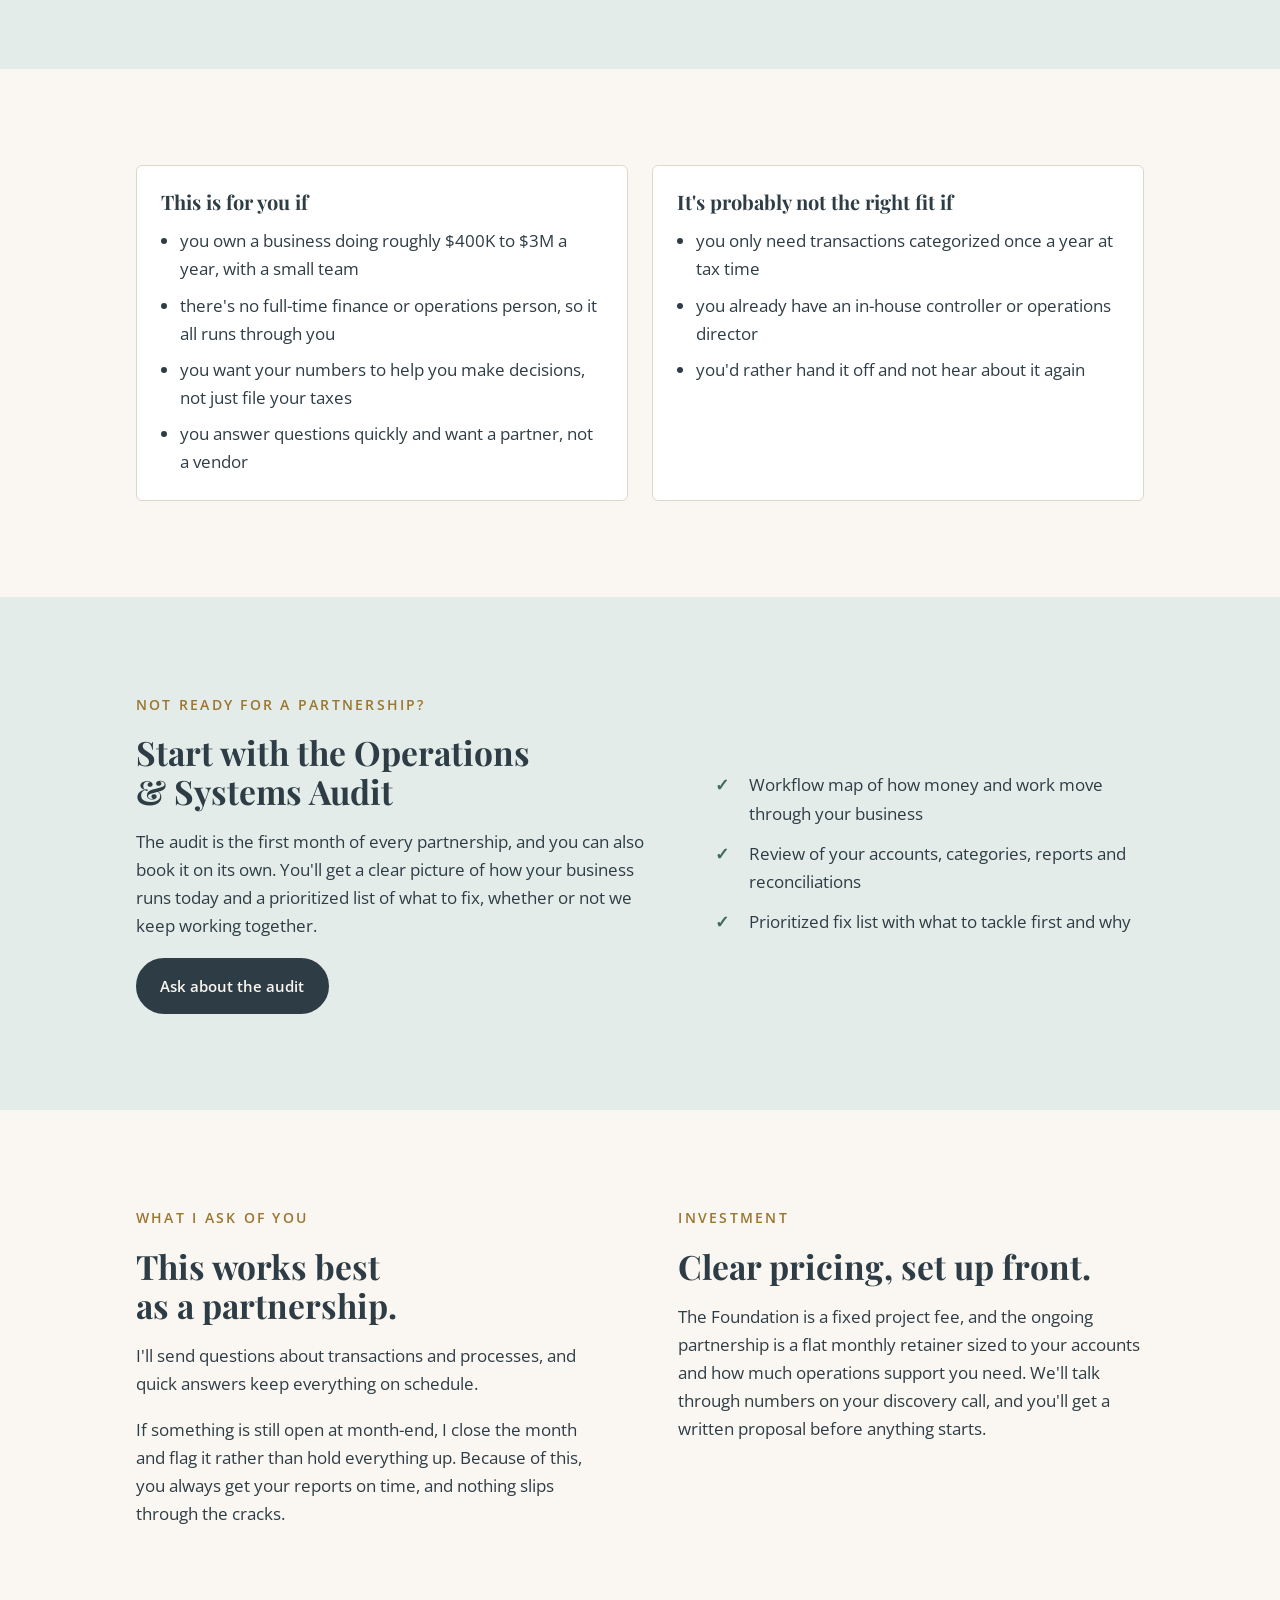
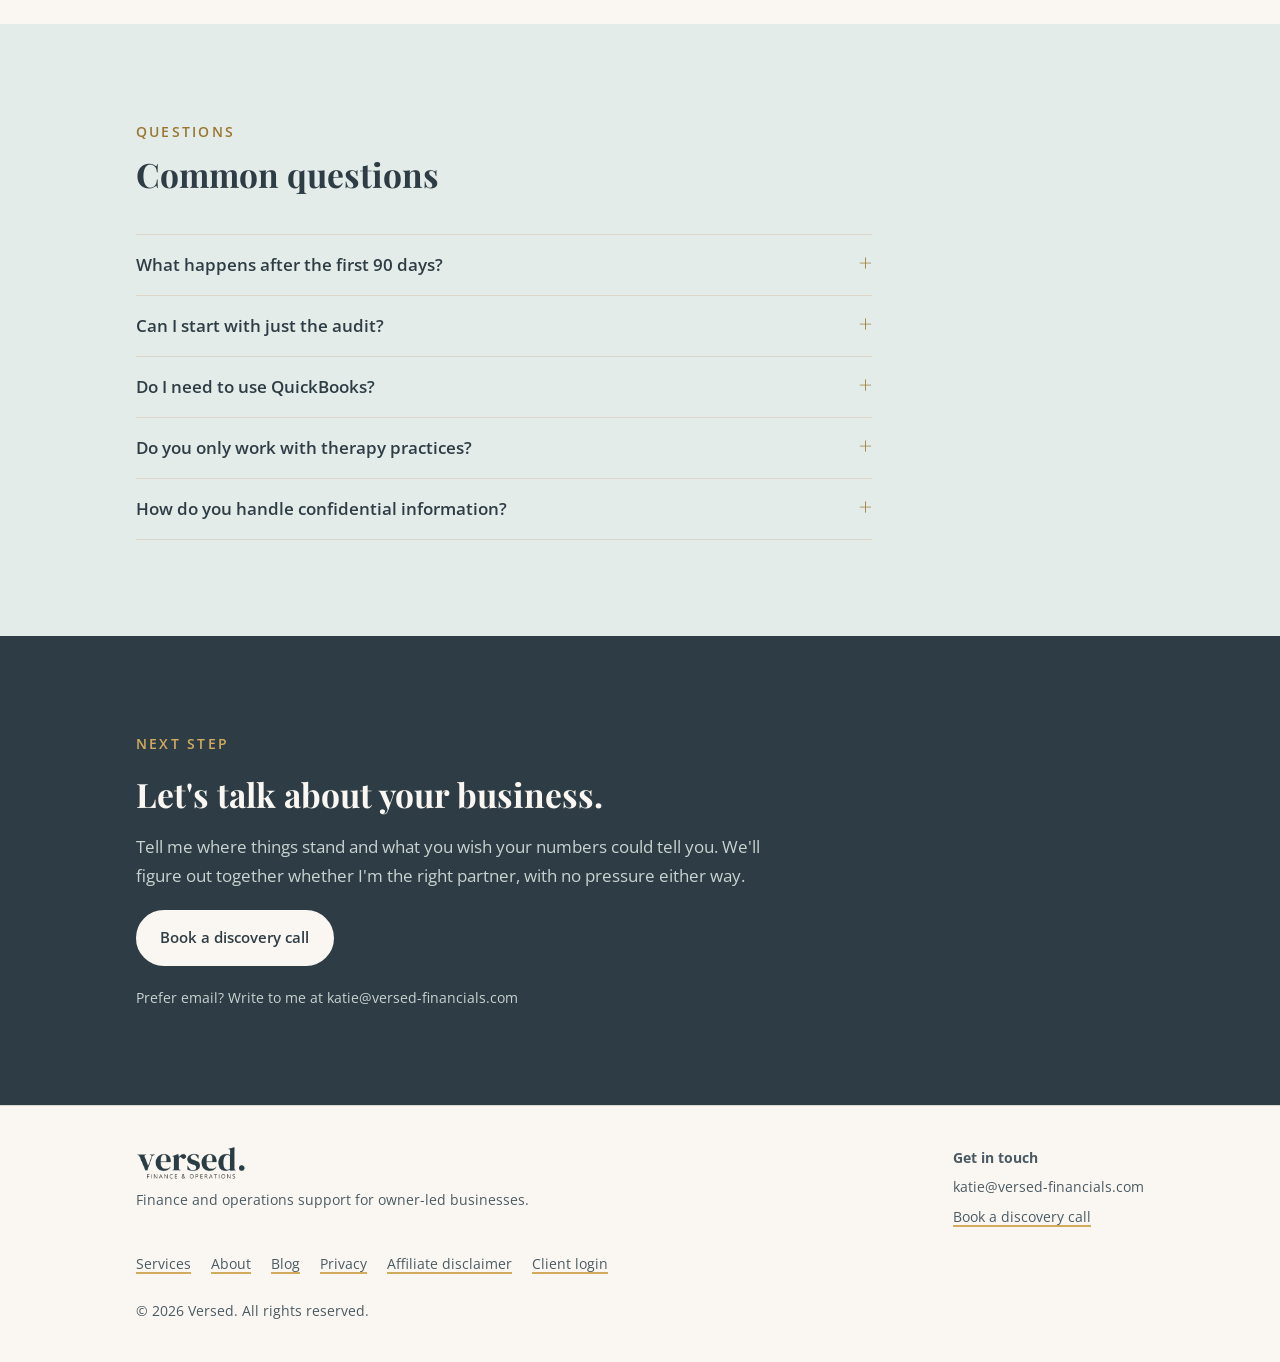
<file: services.html>
<!doctype html>
<html lang="en">
<head>
<meta charset="utf-8">
<meta name="viewport" content="width=device-width, initial-scale=1, viewport-fit=cover">
<title>The Versed Partnership | Versed</title>
<meta name="description" content="The Versed Partnership: a 90-day Foundation followed by ongoing bookkeeping, operations support and automation for owner-led businesses.">
<meta property="og:title" content="The Versed Partnership | Versed">
<meta property="og:description" content="The Versed Partnership: a 90-day Foundation followed by ongoing bookkeeping, operations support and automation for owner-led businesses.">
<link rel="icon" type="image/png" href="assets/favicon.png">
<link rel="preconnect" href="https://fonts.googleapis.com"><link rel="preconnect" href="https://fonts.gstatic.com" crossorigin><link rel="stylesheet" href="https://fonts.googleapis.com/css2?family=Open+Sans:ital,wght@0,400;0,600;0,700;1,400&family=Playfair+Display:ital,wght@0,700;1,700&display=swap">
<link rel="stylesheet" href="styles.css">
</head>
<body>
<header class="site-header">
  <div class="wrap">
    <a class="logo" href="index.html" aria-label="Versed home"><img src="assets/versed-wordmark-slate.png" alt="versed. Finance &amp; Operations" width="340" height="106"></a>
    <nav class="nav" aria-label="Main">
      <a href="services.html" aria-current="page">Services</a>
      <a href="about.html">About</a>
      <a href="blog.html">Blog</a>
      <a class="nav-login" href="https://clients.versed-financials.com" target="_blank" rel="noopener">Client login</a>
      <a class="btn" href="https://forms.fillout.com/t/7DyjLdXj1ous" target="_blank" rel="noopener">Book a discovery call</a>
    </nav>
  </div>
</header>
<main>
<section class="page-head">
  <div class="wrap">
    <span class="eyebrow">The Versed Partnership</span>
    <h1>One partner for your books, your operations and your systems.</h1>
    <p class="lede prose">Every partnership starts with a 90-day Foundation. We get your numbers clean, find what's slowing you down and build the first fixes. Then we keep it running, month after month.</p>
    <div class="hero-actions"><a class="btn" href="https://forms.fillout.com/t/7DyjLdXj1ous" target="_blank" rel="noopener">Book a discovery call</a></div>
  </div>
</section>

<section style="padding-top:1rem">
  <div class="wrap">
    <div class="section-head"><span class="eyebrow">How the partnership runs</span><h2>The first 90 days, then ongoing.</h2></div>
    <ol class="steps steps--named">
      <li><span class="tag">Month 1</span><h3>Map</h3>
        <ul class="muted plain-list">
          <li>Goal-setting session: what should be different in 90 days</li>
          <li>Operations &amp; Systems Audit of your key workflows</li>
          <li>Review of accounts, categories and reports</li>
          <li>Catch-up and cleanup of your books</li>
          <li>A prioritized list of what to fix first</li>
        </ul></li>
      <li><span class="tag">Month 2</span><h3>Build</h3>
        <ul class="muted plain-list">
          <li>A monthly close process set up for your business</li>
          <li>A dashboard with the numbers you check most</li>
          <li>Your first system or automation from the fix list</li>
          <li>Key processes documented so they don't live in your head</li>
        </ul></li>
      <li><span class="tag">Month 3</span><h3>Settle in</h3>
        <ul class="muted plain-list">
          <li>Our first full monthly close and numbers conversation</li>
          <li>Team walkthroughs on anything new</li>
          <li>Adjustments based on how it works in real life</li>
          <li>A plan for the next process to fix</li>
        </ul></li>
      <li><span class="tag">Ongoing</span><h3>Partnership</h3>
        <ul class="muted plain-list">
          <li>Books closed and reconciled every month</li>
          <li>Reports in your client portal, on schedule</li>
          <li>A monthly conversation about what the numbers mean</li>
          <li>Operations support and one improvement each quarter</li>
        </ul></li>
    </ol>
  </div>
</section>

<section class="band-sage">
  <div class="wrap">
    <div class="section-head"><span class="eyebrow">After 90 days</span><h2>What you'll have in hand.</h2></div>
    <ul class="deliverables">
      <li>Clean, reconciled books you can trust</li>
      <li>A map of how work and money move through your business, and where they get stuck</li>
      <li>A prioritized fix list, with the first fixes already in place</li>
      <li>A dashboard with the numbers that matter to you</li>
      <li>Documented processes your team can follow</li>
      <li>A monthly rhythm, so your numbers show up on time and get talked through</li>
    </ul>
  </div>
</section>

<section>
  <div class="wrap fit">
    <div class="fit-col"><h3>This is for you if</h3>
      <ul>
        <li>you own a business doing roughly $400K to $3M a year, with a small team</li>
        <li>there's no full-time finance or operations person, so it all runs through you</li>
        <li>you want your numbers to help you make decisions, not just file your taxes</li>
        <li>you answer questions quickly and want a partner, not a vendor</li>
      </ul></div>
    <div class="fit-col"><h3>It's probably not the right fit if</h3>
      <ul>
        <li>you only need transactions categorized once a year at tax time</li>
        <li>you already have an in-house controller or operations director</li>
        <li>you'd rather hand it off and not hear about it again</li>
      </ul></div>
  </div>
</section>

<section class="band-sage">
  <div class="wrap callout">
    <div class="stack" style="gap:1.1rem">
      <span class="eyebrow">Not ready for a partnership?</span>
      <h2>Start with the Operations &amp; Systems Audit</h2>
      <p>The audit is the first month of every partnership, and you can also book it on its own. You'll get a clear picture of how your business runs today and a prioritized list of what to fix, whether or not we keep working together.</p>
      <div><a class="btn" href="https://forms.fillout.com/t/7DyjLdXj1ous" target="_blank" rel="noopener">Ask about the audit</a></div>
    </div>
    <ul class="callout-list">
      <li><span>Workflow map of how money and work move through your business</span></li>
      <li><span>Review of your accounts, categories, reports and reconciliations</span></li>
      <li><span>Prioritized fix list with what to tackle first and why</span></li>
    </ul>
  </div>
</section>

<section>
  <div class="wrap split">
    <div class="stack" style="gap:1.1rem">
      <span class="eyebrow">What I ask of you</span>
      <h2>This works best as a partnership.</h2>
      <p>I'll send questions about transactions and processes, and quick answers keep everything on schedule.</p>
      <p>If something is still open at month-end, I close the month and flag it rather than hold everything up. Because of this, you always get your reports on time, and nothing slips through the cracks.</p>
    </div>
    <div class="stack" style="gap:1.1rem">
      <span class="eyebrow">Investment</span>
      <h2>Clear pricing, set up front.</h2>
      <p>The Foundation is a fixed project fee, and the ongoing partnership is a flat monthly retainer sized to your accounts and how much operations support you need. We'll talk through numbers on your discovery call, and you'll get a written proposal before anything starts.</p>
    </div>
  </div>
</section>

<section class="band-sage">
  <div class="wrap">
    <div class="section-head"><span class="eyebrow">Questions</span><h2>Common questions</h2></div>
    <div class="faq">
      <details><summary>What happens after the first 90 days?</summary><p>We move into the ongoing partnership: monthly books, reporting, a numbers conversation and one operations improvement each quarter. There's no long-term contract, and you can adjust the scope as your business changes.</p></details>
      <details><summary>Can I start with just the audit?</summary><p>Yes. The audit works on its own, and if you decide to move into the full partnership afterward, it counts as your first month.</p></details>
      <details><summary>Do I need to use QuickBooks?</summary><p>QuickBooks Online is what I recommend, and I can help you get set up. If you're on another platform, let's talk about it on your discovery call.</p></details>
      <details><summary>Do you only work with therapy practices?</summary><p>No. I work with owner-led businesses of many kinds, with a focus on women-founded, women-run and minority-owned businesses. Therapy and wellness practices are still a big part of my client list.</p></details>
      <details><summary>How do you handle confidential information?</summary><p>I work with your business financials: revenue, expenses and accounts. For practices that handle client health information, I typically don't see client names or clinical data, and I work with you to keep it that way.</p></details>
    </div>
  </div>
</section>
<section class="band-slate">
  <div class="wrap"><div class="closing">
    <span class="eyebrow" style="color:var(--gold)">Next step</span>
    <h2>Let's talk about your business.</h2>
    <p class="muted">Tell me where things stand and what you wish your numbers could tell you. We'll figure out together whether I'm the right partner, with no pressure either way.</p>
    <a class="btn btn--light" href="https://forms.fillout.com/t/7DyjLdXj1ous" target="_blank" rel="noopener">Book a discovery call</a>
    <p class="contact-line muted">Prefer email? Write to me at katie@versed-financials.com</p>
  </div></div>
</section>
</main>
<footer class="site-footer">
  <div class="wrap">
    <div>
      <img src="assets/versed-wordmark-slate.png" alt="versed. Finance &amp; Operations" width="340" height="106">
      <p>Finance and operations support for owner-led businesses.</p>
    </div>
    <div class="stack" style="gap:.4rem">
      <strong>Get in touch</strong>
      <span>katie@versed-financials.com</span>
      <a href="https://forms.fillout.com/t/7DyjLdXj1ous" target="_blank" rel="noopener">Book a discovery call</a>
    </div>
    <nav aria-label="Footer">
      <a href="services.html">Services</a>
      <a href="about.html">About</a>
      <a href="blog.html">Blog</a>
      <a href="privacy.html">Privacy</a>
      <a href="affiliate-disclaimer.html">Affiliate disclaimer</a>
      <a href="https://clients.versed-financials.com" target="_blank" rel="noopener">Client login</a>
    </nav>
  </div>
  <div class="wrap" style="margin-top:1.5rem"><span>© 2026 Versed. All rights reserved.</span></div>
</footer>
</body>
</html>
</file>
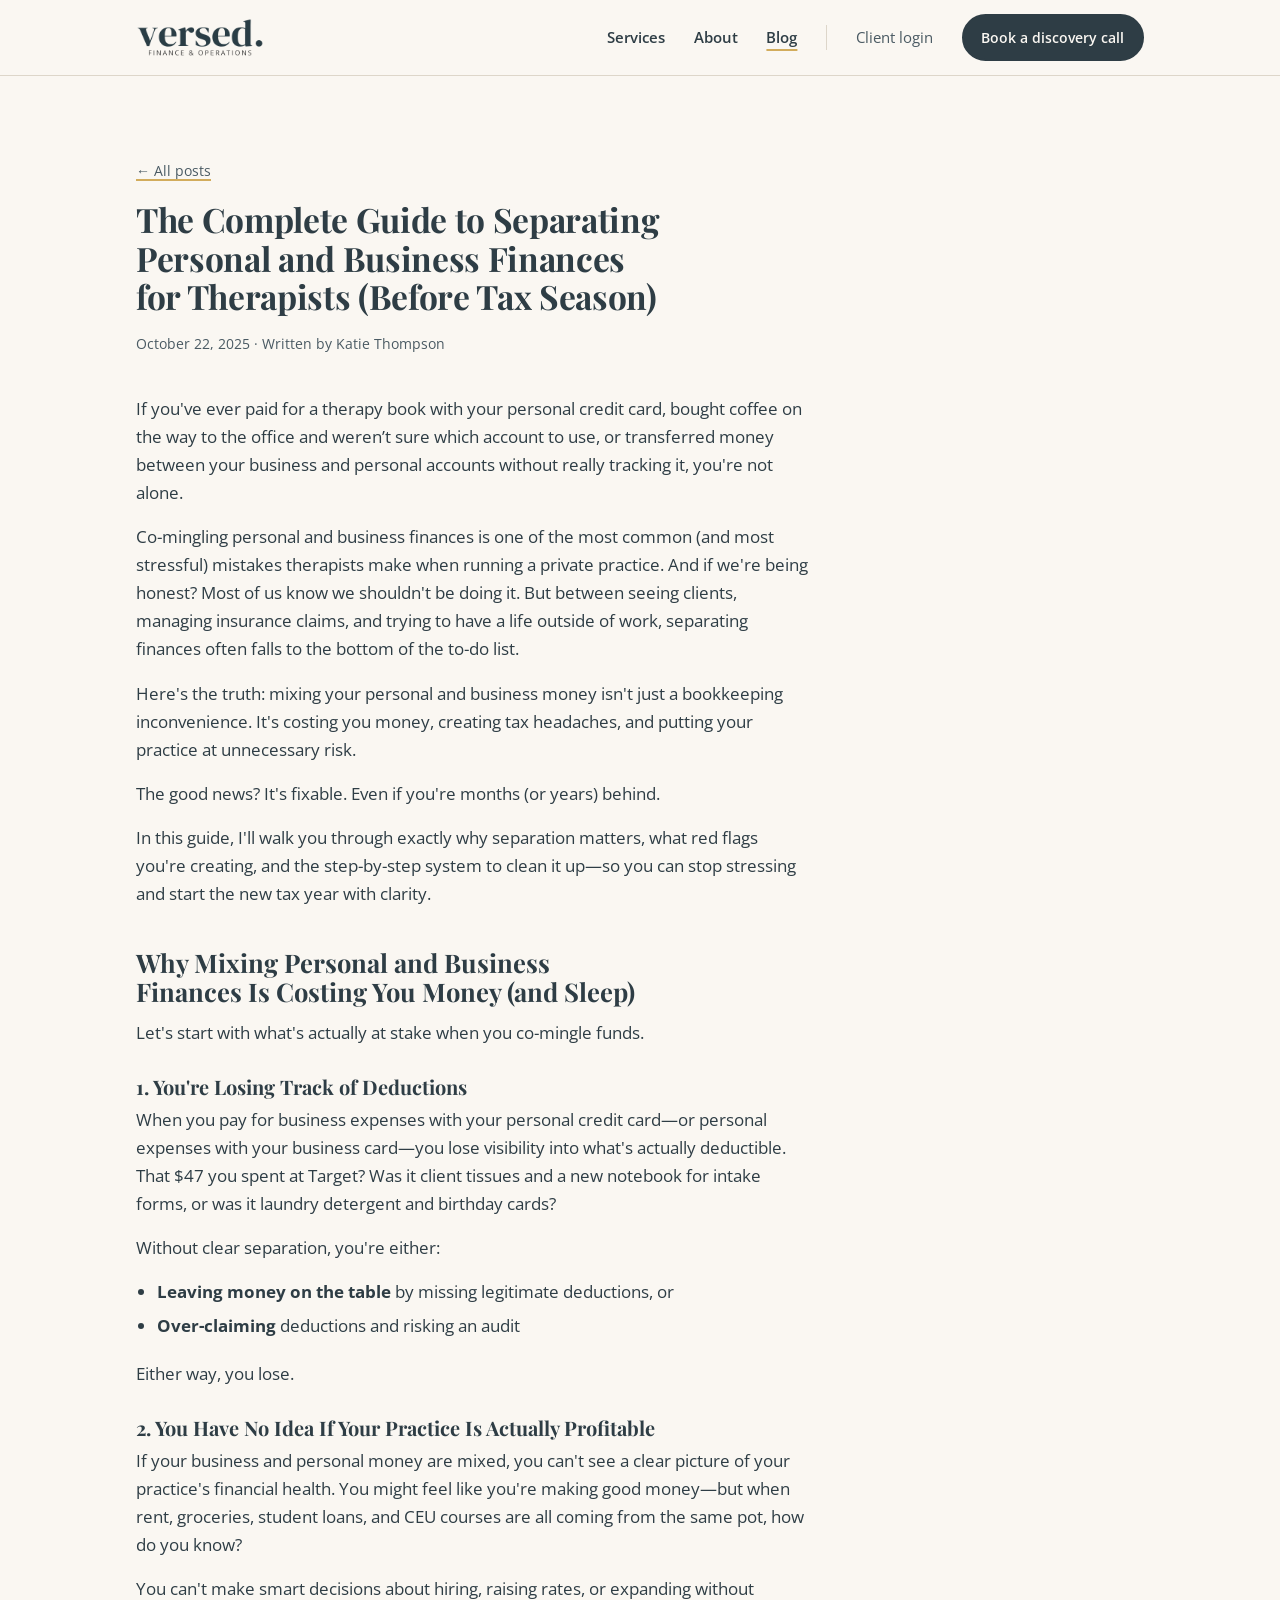
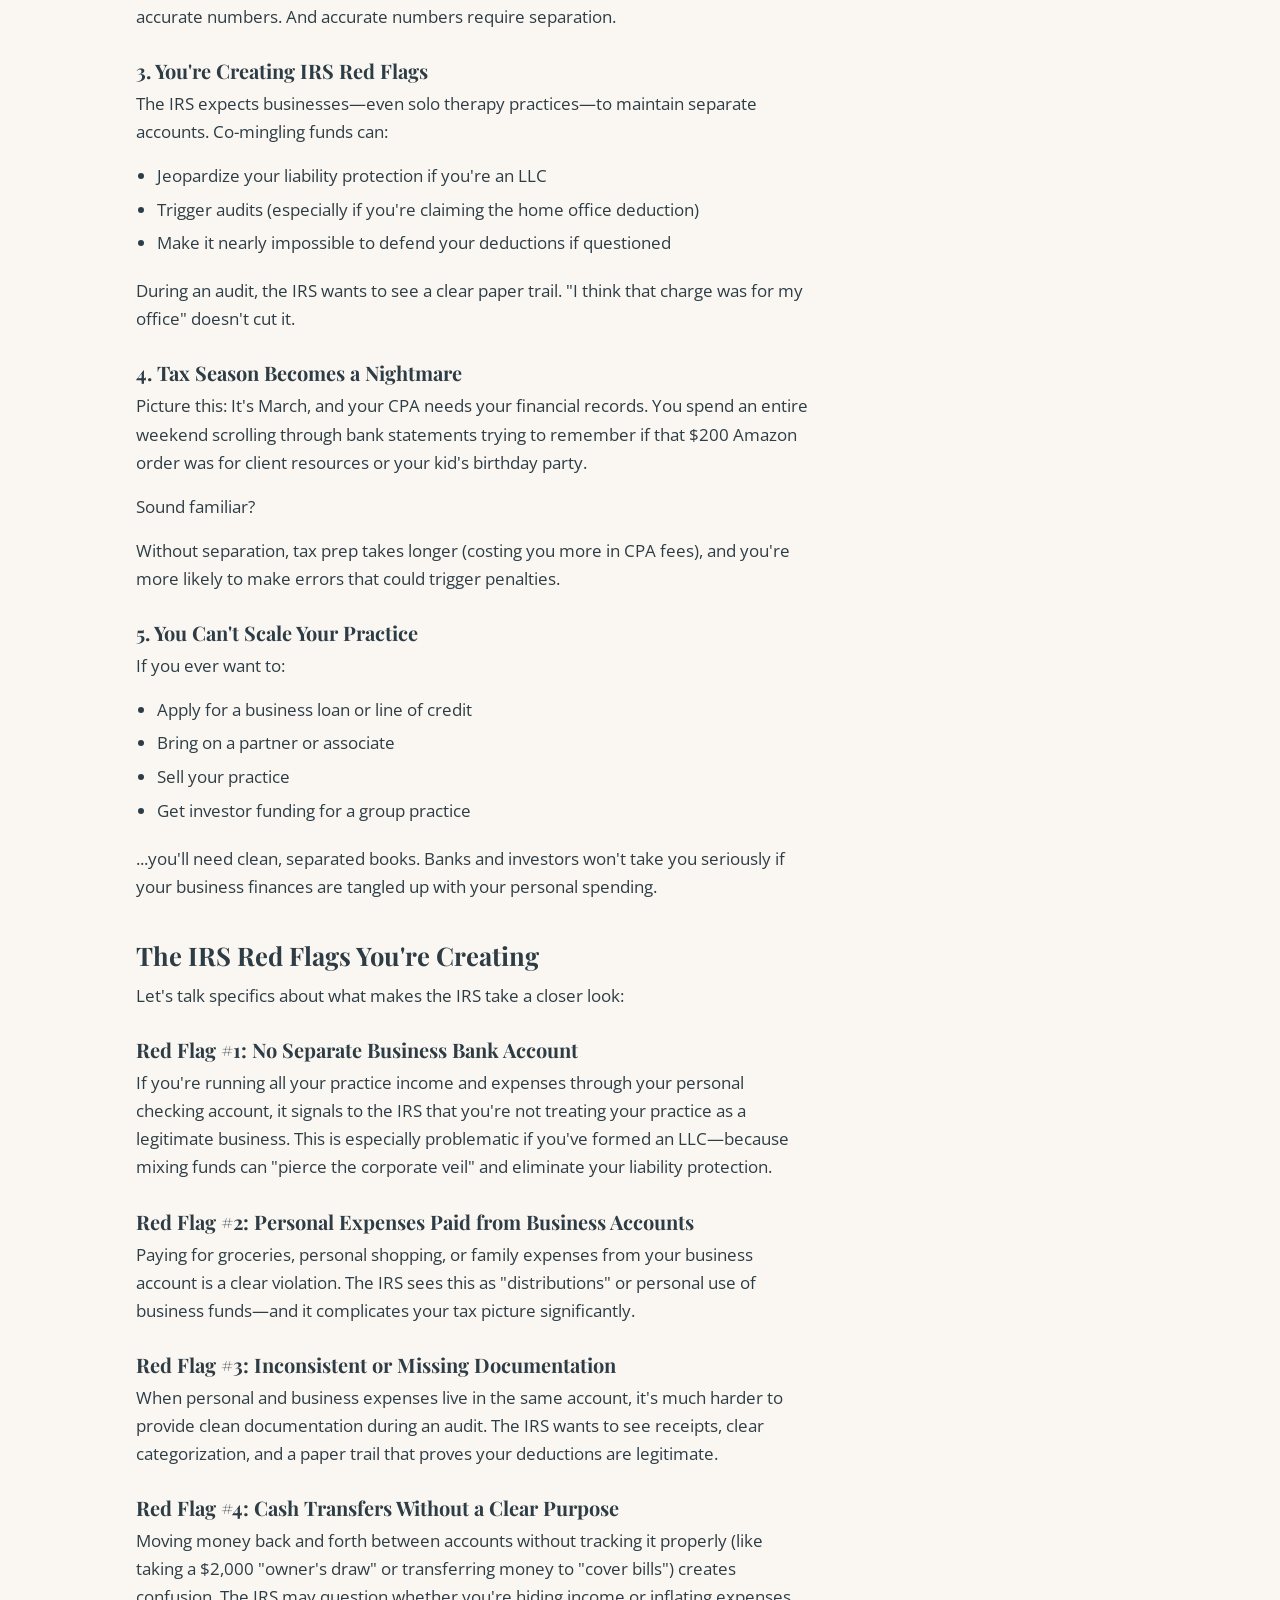
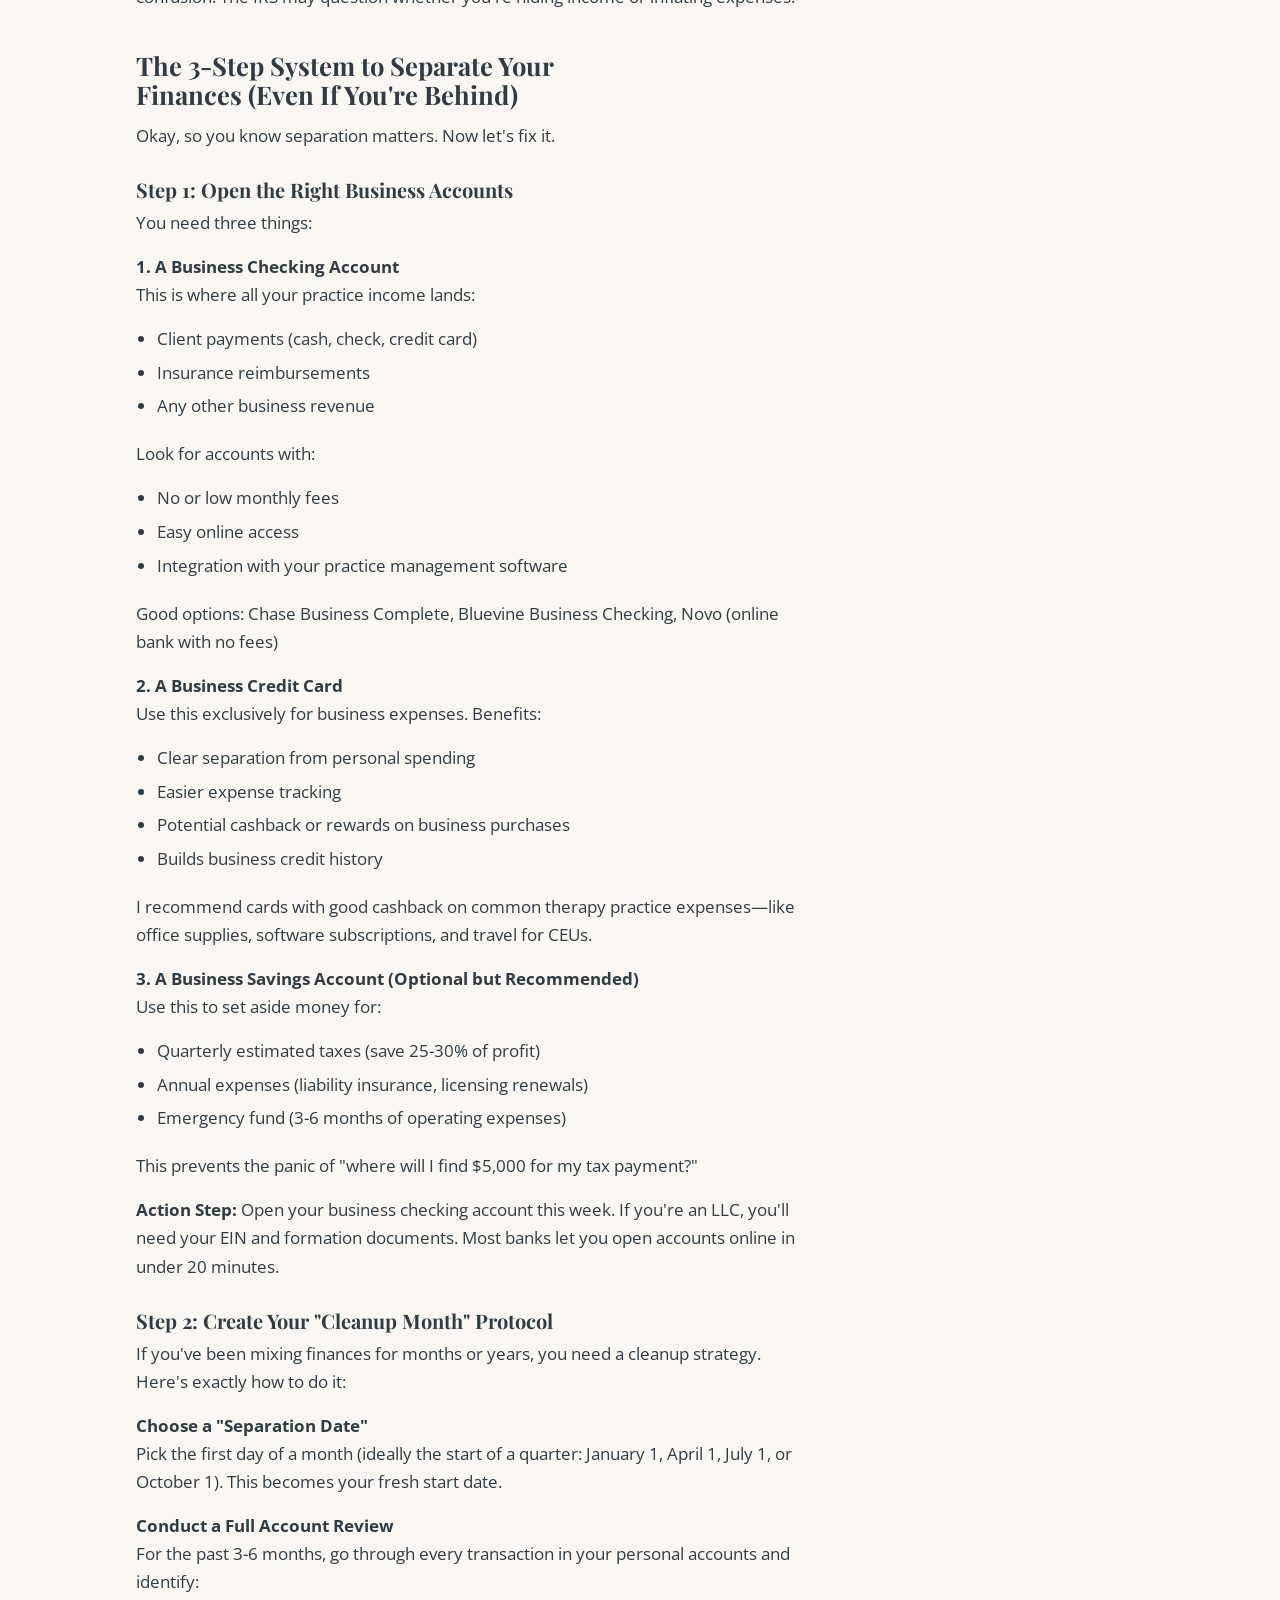
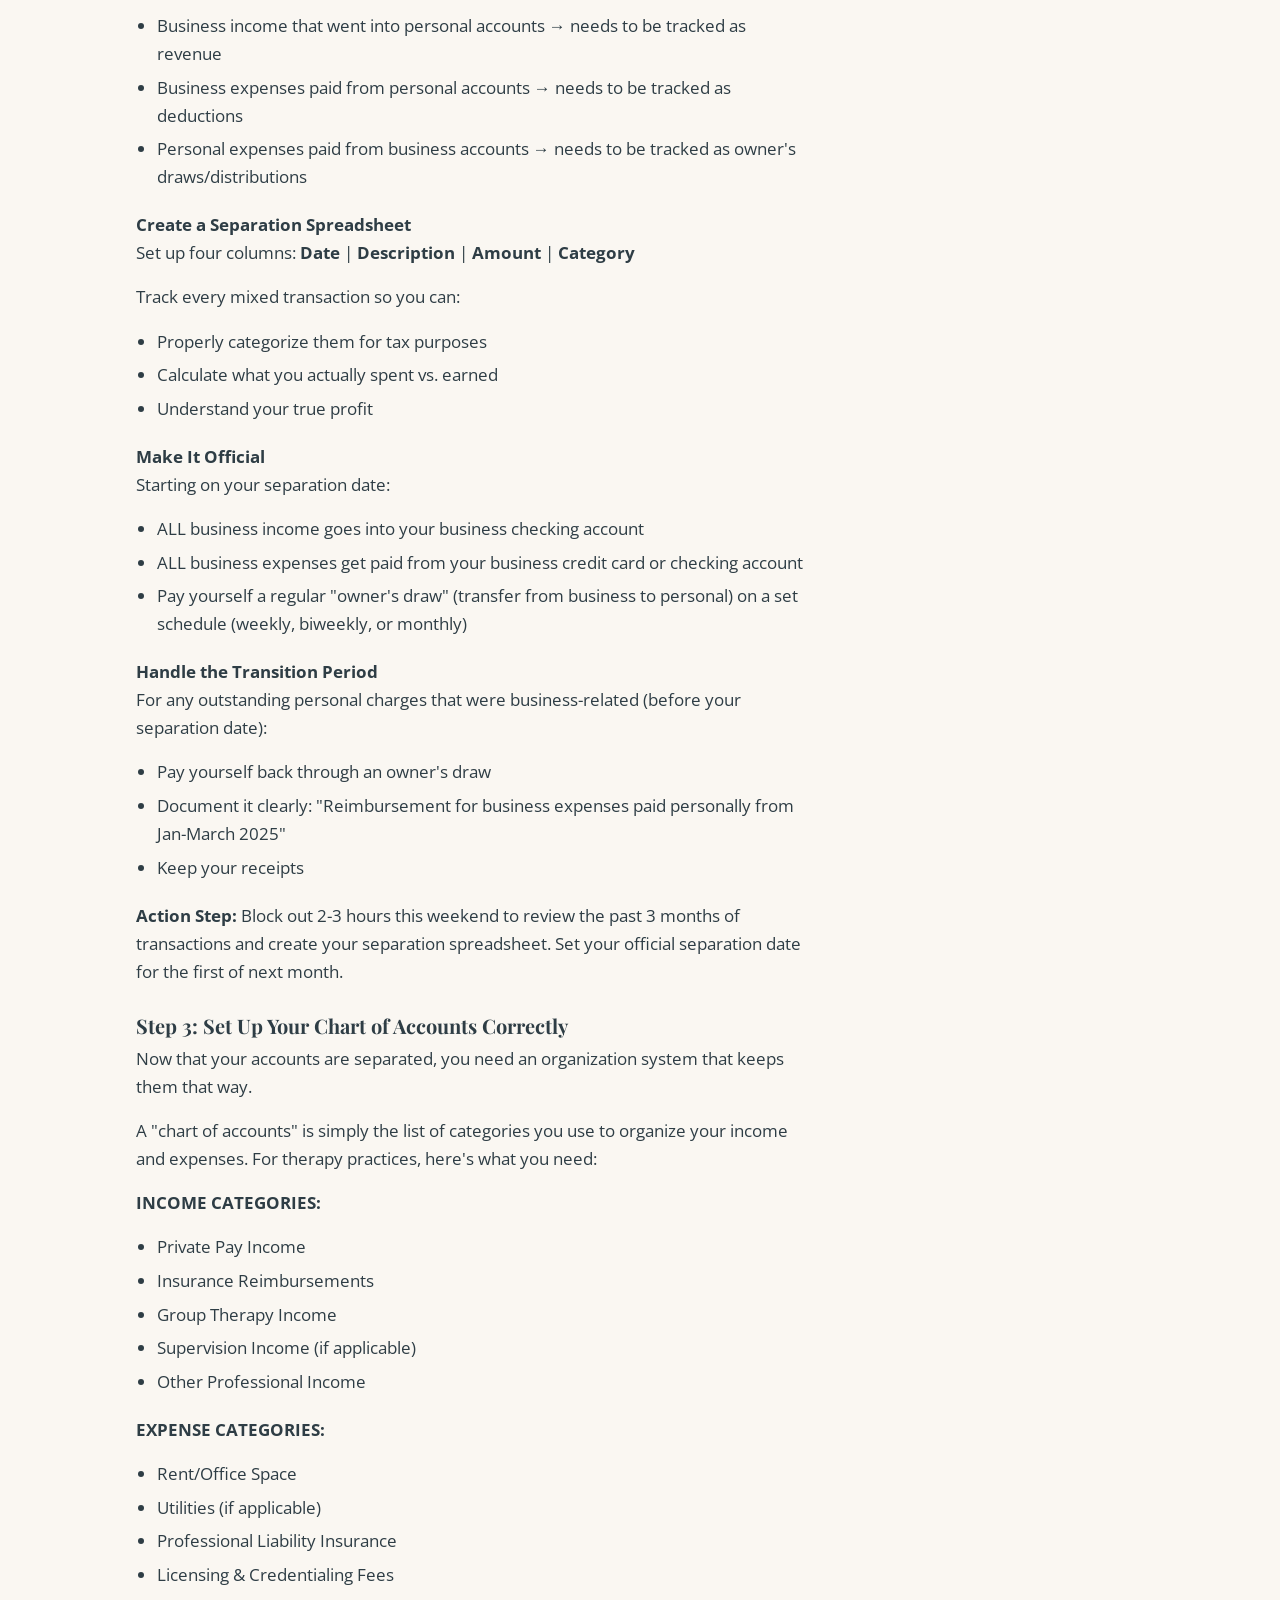
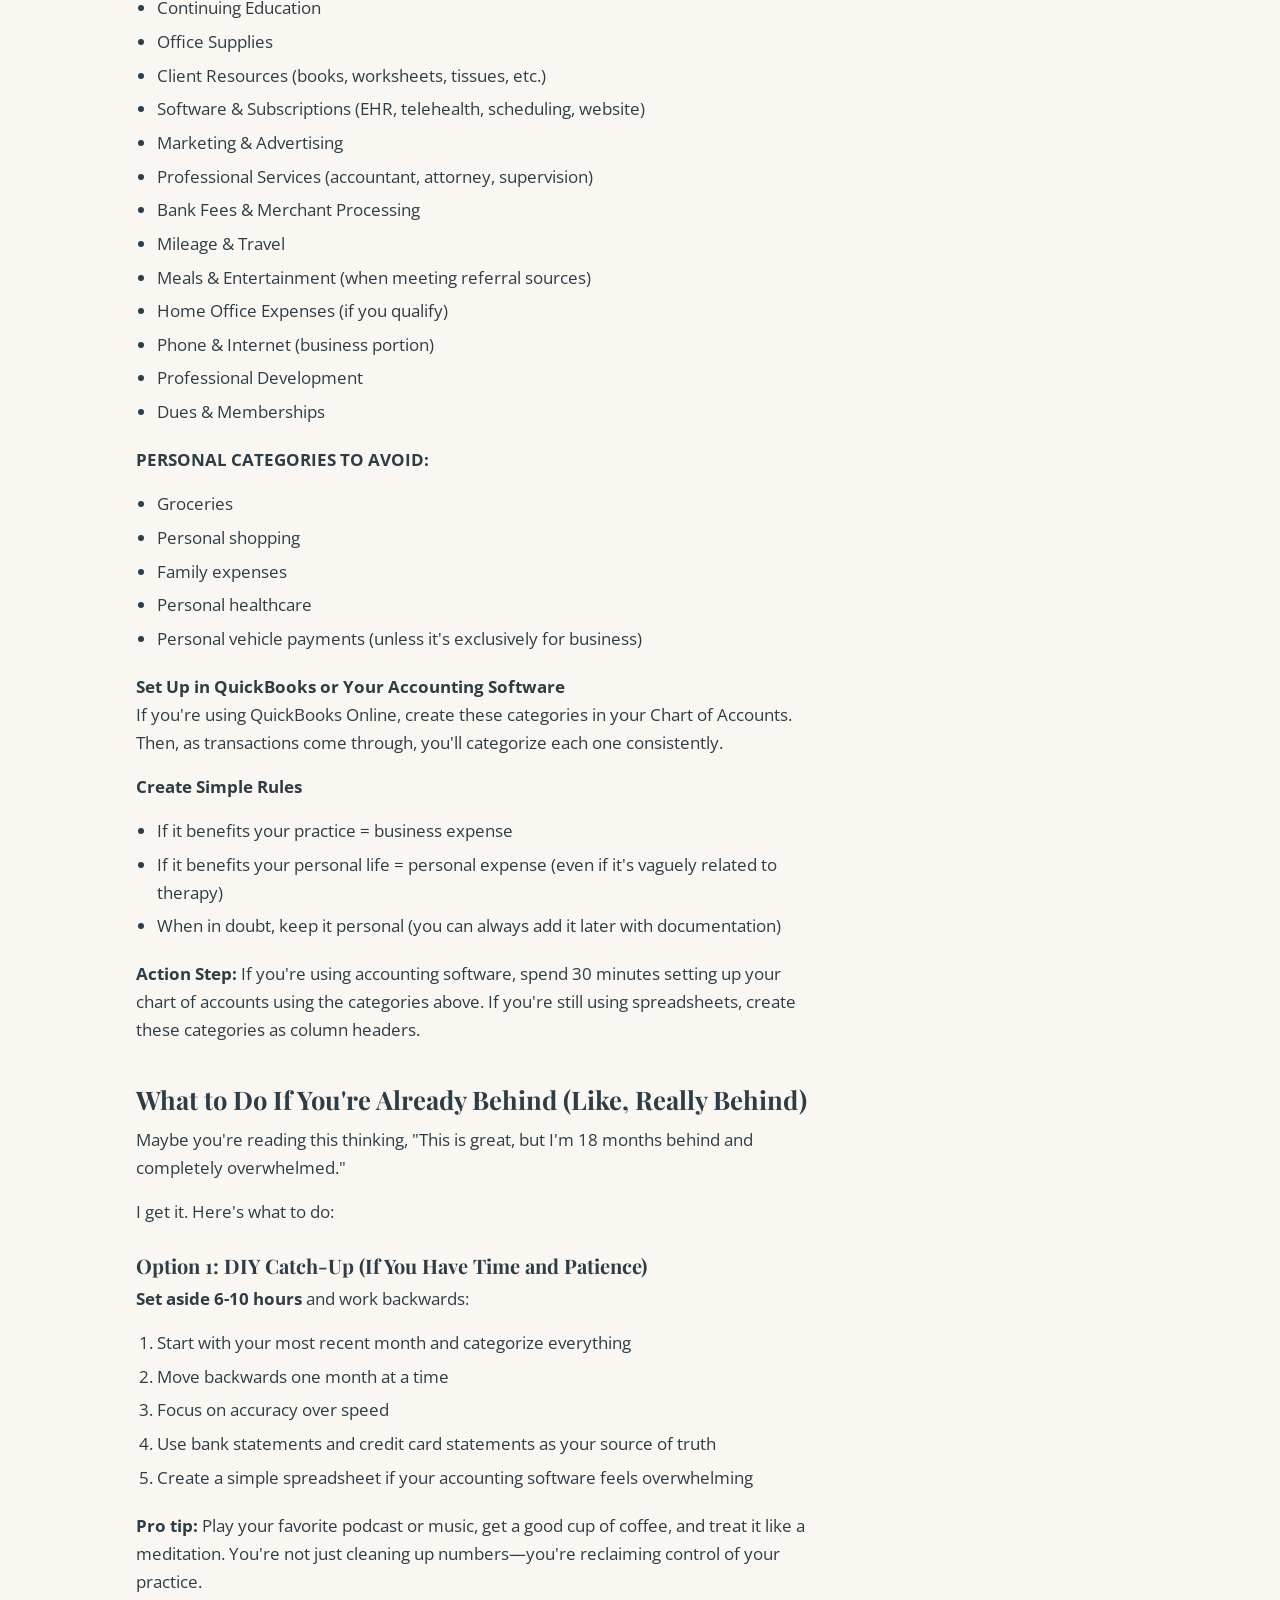
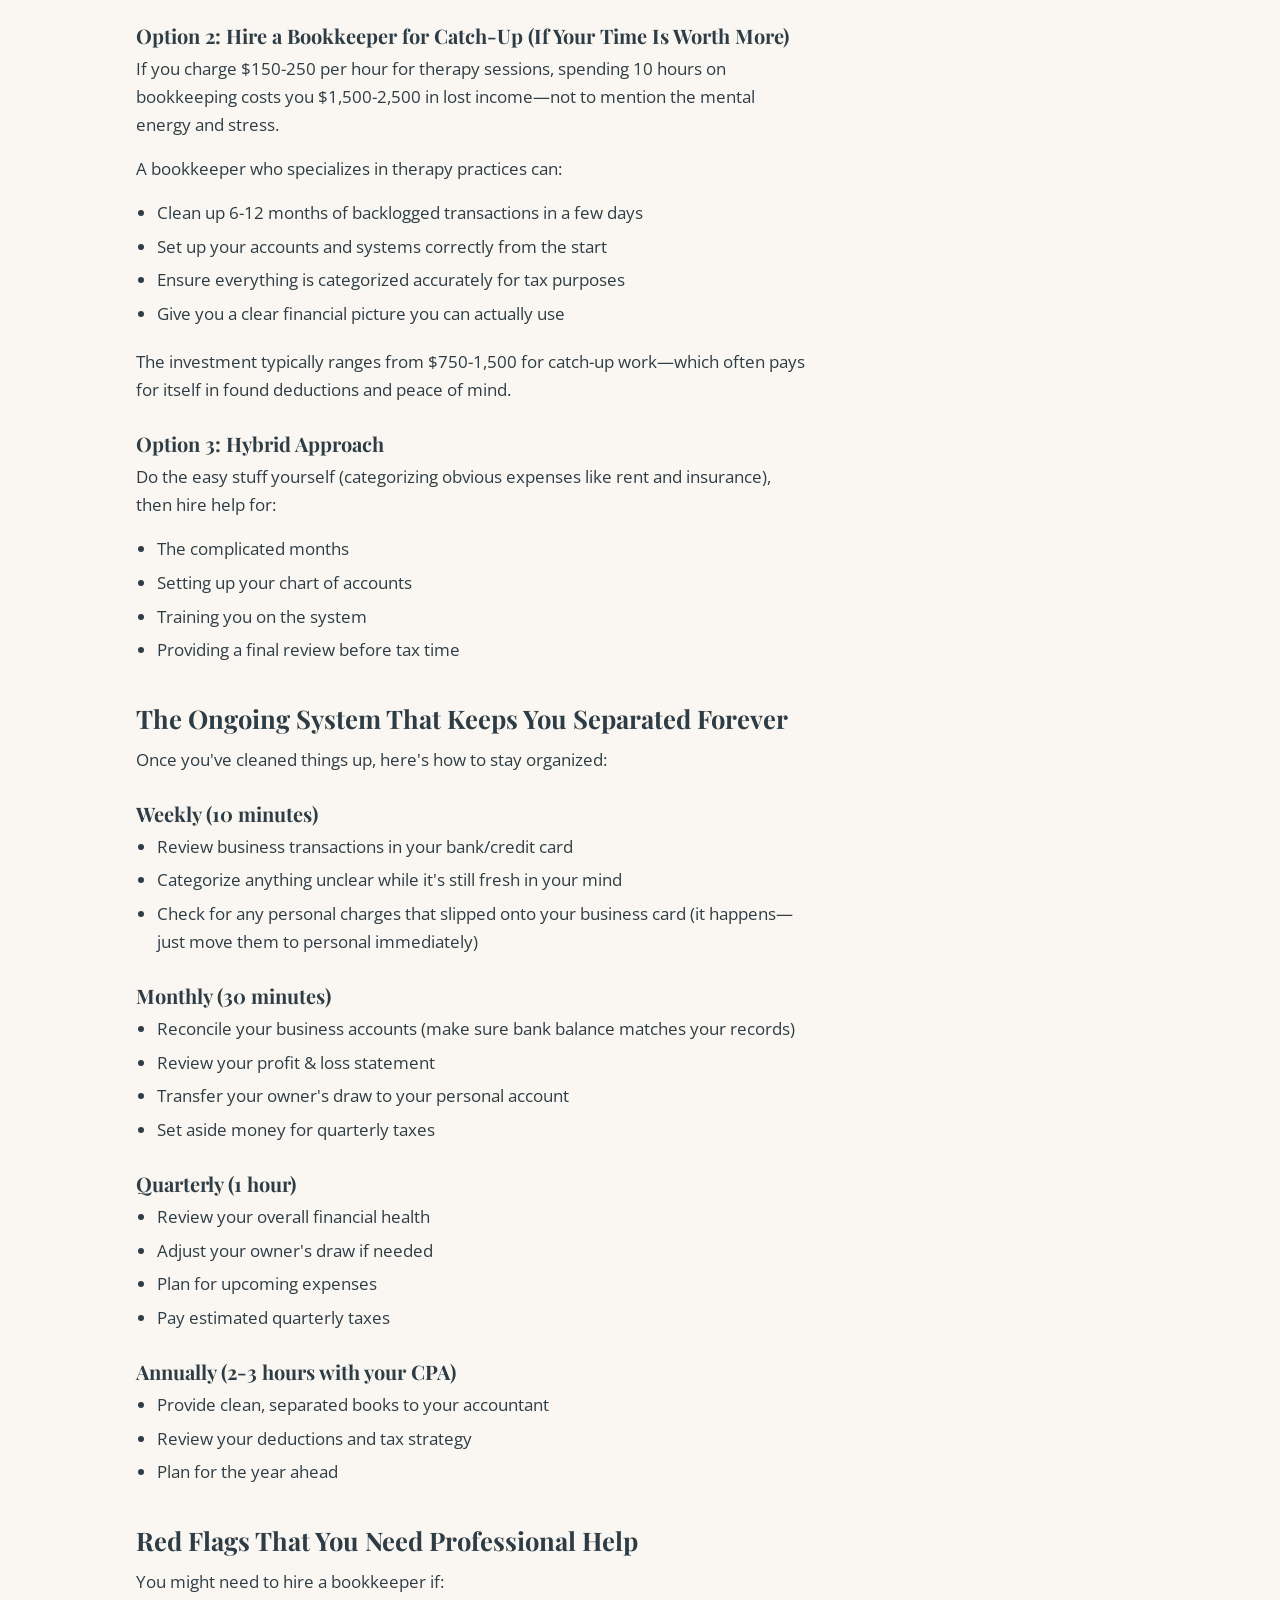
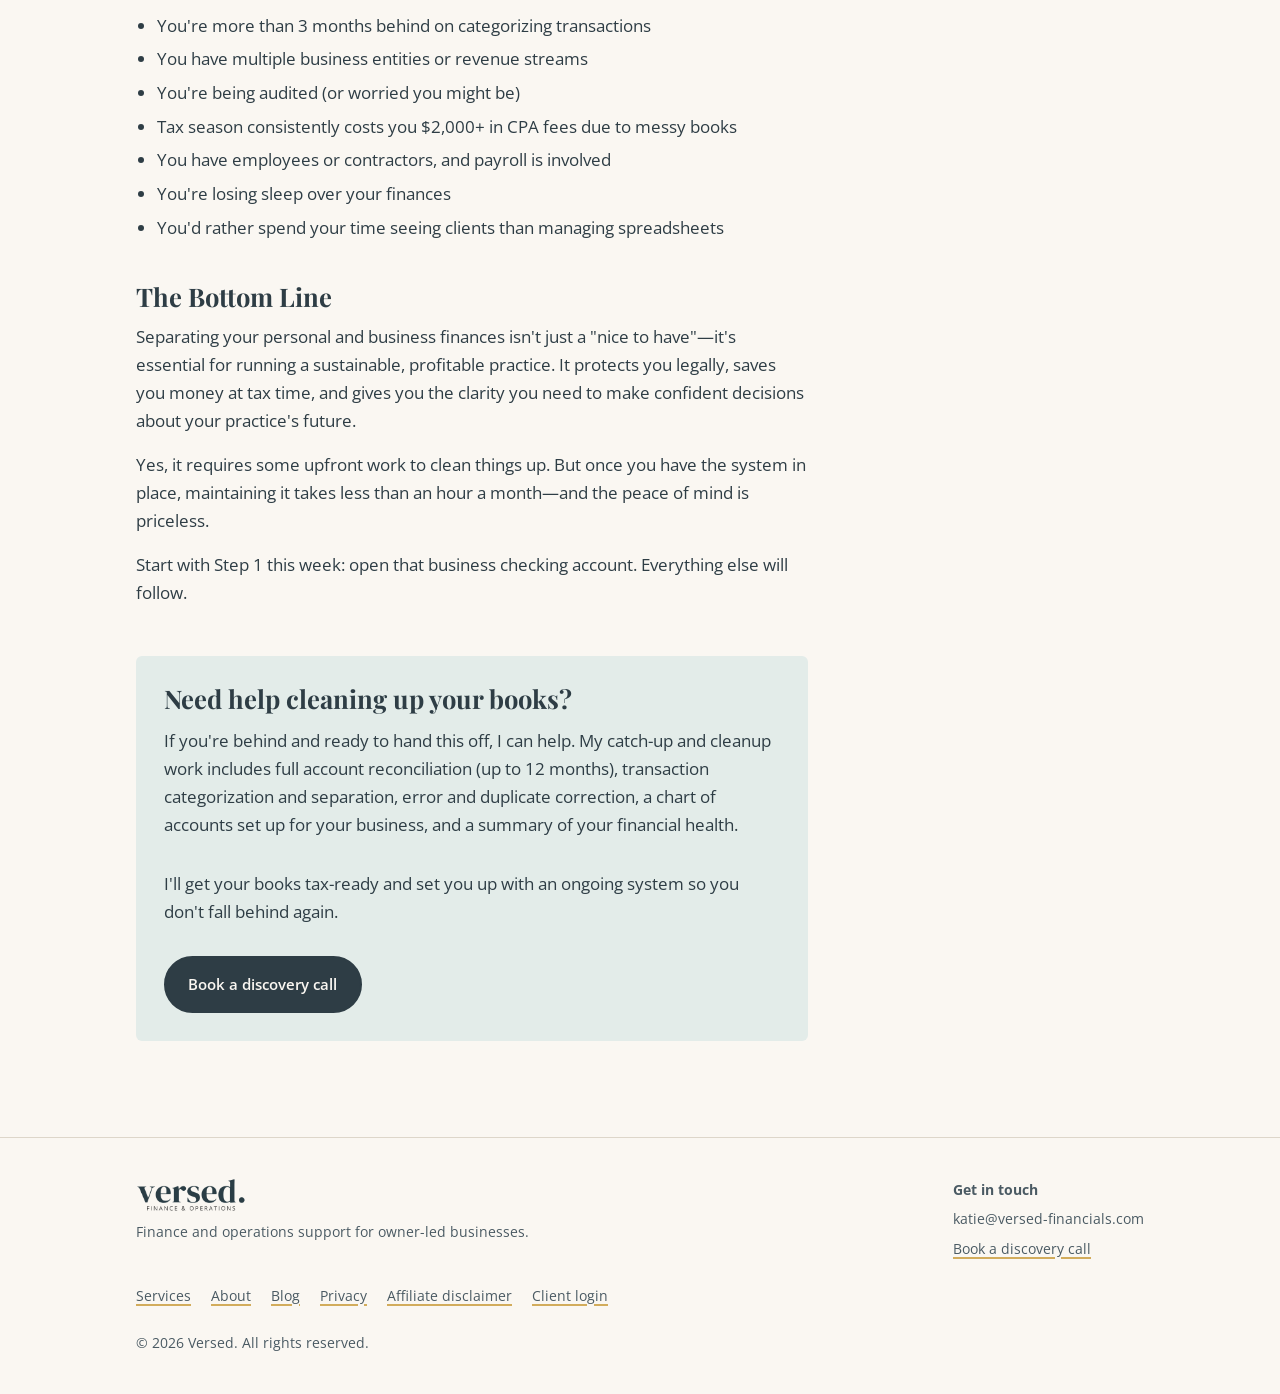
<file: blog/the-complete-guide-to-separating-personal-and-business-finances-for-therapists-before-tax-season.html>
<!doctype html>
<html lang="en">
<head>
<meta charset="utf-8">
<meta name="viewport" content="width=device-width, initial-scale=1, viewport-fit=cover">
<title>Separating Personal and Business Finances for Therapists | Versed</title>
<meta name="description" content="Why mixing personal and business money costs you, and a three-step system to separate your finances before tax season.">
<meta property="og:title" content="Separating Personal and Business Finances for Therapists | Versed">
<meta property="og:description" content="Why mixing personal and business money costs you, and a three-step system to separate your finances before tax season.">
<link rel="icon" type="image/png" href="../assets/favicon.png">
<link rel="preconnect" href="https://fonts.googleapis.com"><link rel="preconnect" href="https://fonts.gstatic.com" crossorigin><link rel="stylesheet" href="https://fonts.googleapis.com/css2?family=Open+Sans:ital,wght@0,400;0,600;0,700;1,400&family=Playfair+Display:ital,wght@0,700;1,700&display=swap">
<link rel="stylesheet" href="../styles.css">
</head>
<body>
<header class="site-header">
  <div class="wrap">
    <a class="logo" href="../index.html" aria-label="Versed home"><img src="../assets/versed-wordmark-slate.png" alt="versed. Finance &amp; Operations" width="340" height="106"></a>
    <nav class="nav" aria-label="Main">
      <a href="../services.html">Services</a>
      <a href="../about.html">About</a>
      <a href="../blog.html" aria-current="page">Blog</a>
      <a class="nav-login" href="https://clients.versed-financials.com" target="_blank" rel="noopener">Client login</a>
      <a class="btn" href="https://forms.fillout.com/t/7DyjLdXj1ous" target="_blank" rel="noopener">Book a discovery call</a>
    </nav>
  </div>
</header>
<main>
<section class="page-head">
  <div class="wrap">
    <a href="../blog.html" class="meta">← All posts</a>
    <h1 style="font-size:var(--step-3);max-width:46rem">The Complete Guide to Separating Personal and Business Finances for Therapists (Before Tax Season)</h1>
    <p class="meta">October 22, 2025 · Written by Katie Thompson</p>
  </div>
</section>
<section style="padding-top:0">
  <div class="wrap">
    <article class="post">
<p>If you've ever paid for a therapy book with your personal credit card, bought coffee on the way to the office and weren’t sure which account to use, or transferred money between your business and personal accounts without really tracking it, you're not alone.</p>
<p>Co-mingling personal and business finances is one of the most common (and most stressful) mistakes therapists make when running a private practice. And if we're being honest? Most of us know we shouldn't be doing it. But between seeing clients, managing insurance claims, and trying to have a life outside of work, separating finances often falls to the bottom of the to-do list.</p>
<p>Here's the truth: mixing your personal and business money isn't just a bookkeeping inconvenience. It's costing you money, creating tax headaches, and putting your practice at unnecessary risk.</p>
<p>The good news? It's fixable. Even if you're months (or years) behind.</p>
<p>In this guide, I'll walk you through exactly why separation matters, what red flags you're creating, and the step-by-step system to clean it up—so you can stop stressing and start the new tax year with clarity.</p>

<h2>Why Mixing Personal and Business Finances Is Costing You Money (and Sleep)</h2>
<p>Let's start with what's actually at stake when you co-mingle funds.</p>
<h3>1. You're Losing Track of Deductions</h3>
<p>When you pay for business expenses with your personal credit card—or personal expenses with your business card—you lose visibility into what's actually deductible. That $47 you spent at Target? Was it client tissues and a new notebook for intake forms, or was it laundry detergent and birthday cards?</p>
<p>Without clear separation, you're either:</p>
<ul>
<li><strong>Leaving money on the table</strong> by missing legitimate deductions, or</li>
<li><strong>Over-claiming</strong> deductions and risking an audit</li>
</ul>
<p>Either way, you lose.</p>
<h3>2. You Have No Idea If Your Practice Is Actually Profitable</h3>
<p>If your business and personal money are mixed, you can't see a clear picture of your practice's financial health. You might feel like you're making good money—but when rent, groceries, student loans, and CEU courses are all coming from the same pot, how do you know?</p>
<p>You can't make smart decisions about hiring, raising rates, or expanding without accurate numbers. And accurate numbers require separation.</p>
<h3>3. You're Creating IRS Red Flags</h3>
<p>The IRS expects businesses—even solo therapy practices—to maintain separate accounts. Co-mingling funds can:</p>
<ul>
<li>Jeopardize your liability protection if you're an LLC</li>
<li>Trigger audits (especially if you're claiming the home office deduction)</li>
<li>Make it nearly impossible to defend your deductions if questioned</li>
</ul>
<p>During an audit, the IRS wants to see a clear paper trail. "I think that charge was for my office" doesn't cut it.</p>
<h3>4. Tax Season Becomes a Nightmare</h3>
<p>Picture this: It's March, and your CPA needs your financial records. You spend an entire weekend scrolling through bank statements trying to remember if that $200 Amazon order was for client resources or your kid's birthday party.</p>
<p>Sound familiar?</p>
<p>Without separation, tax prep takes longer (costing you more in CPA fees), and you're more likely to make errors that could trigger penalties.</p>
<h3>5. You Can't Scale Your Practice</h3>
<p>If you ever want to:</p>
<ul>
<li>Apply for a business loan or line of credit</li>
<li>Bring on a partner or associate</li>
<li>Sell your practice</li>
<li>Get investor funding for a group practice</li>
</ul>
<p>...you'll need clean, separated books. Banks and investors won't take you seriously if your business finances are tangled up with your personal spending.</p>

<h2>The IRS Red Flags You're Creating</h2>
<p>Let's talk specifics about what makes the IRS take a closer look:</p>
<h3>Red Flag #1: No Separate Business Bank Account</h3>
<p>If you're running all your practice income and expenses through your personal checking account, it signals to the IRS that you're not treating your practice as a legitimate business. This is especially problematic if you've formed an LLC—because mixing funds can "pierce the corporate veil" and eliminate your liability protection.</p>
<h3>Red Flag #2: Personal Expenses Paid from Business Accounts</h3>
<p>Paying for groceries, personal shopping, or family expenses from your business account is a clear violation. The IRS sees this as "distributions" or personal use of business funds—and it complicates your tax picture significantly.</p>
<h3>Red Flag #3: Inconsistent or Missing Documentation</h3>
<p>When personal and business expenses live in the same account, it's much harder to provide clean documentation during an audit. The IRS wants to see receipts, clear categorization, and a paper trail that proves your deductions are legitimate.</p>
<h3>Red Flag #4: Cash Transfers Without a Clear Purpose</h3>
<p>Moving money back and forth between accounts without tracking it properly (like taking a $2,000 "owner's draw" or transferring money to "cover bills") creates confusion. The IRS may question whether you're hiding income or inflating expenses.</p>

<h2>The 3-Step System to Separate Your Finances (Even If You're Behind)</h2>
<p>Okay, so you know separation matters. Now let's fix it.</p>
<h3>Step 1: Open the Right Business Accounts</h3>
<p>You need three things:</p>
<p><strong>1. A Business Checking Account</strong><br>This is where all your practice income lands:</p>
<ul>
<li>Client payments (cash, check, credit card)</li>
<li>Insurance reimbursements</li>
<li>Any other business revenue</li>
</ul>
<p>Look for accounts with:</p>
<ul>
<li>No or low monthly fees</li>
<li>Easy online access</li>
<li>Integration with your practice management software</li>
</ul>
<p>Good options: Chase Business Complete, Bluevine Business Checking, Novo (online bank with no fees)</p>
<p><strong>2. A Business Credit Card</strong><br>Use this exclusively for business expenses. Benefits:</p>
<ul>
<li>Clear separation from personal spending</li>
<li>Easier expense tracking</li>
<li>Potential cashback or rewards on business purchases</li>
<li>Builds business credit history</li>
</ul>
<p>I recommend cards with good cashback on common therapy practice expenses—like office supplies, software subscriptions, and travel for CEUs.</p>
<p><strong>3. A Business Savings Account (Optional but Recommended)</strong><br>Use this to set aside money for:</p>
<ul>
<li>Quarterly estimated taxes (save 25-30% of profit)</li>
<li>Annual expenses (liability insurance, licensing renewals)</li>
<li>Emergency fund (3-6 months of operating expenses)</li>
</ul>
<p>This prevents the panic of "where will I find $5,000 for my tax payment?"</p>
<p><strong>Action Step:</strong> Open your business checking account this week. If you're an LLC, you'll need your EIN and formation documents. Most banks let you open accounts online in under 20 minutes.</p>

<h3>Step 2: Create Your "Cleanup Month" Protocol</h3>
<p>If you've been mixing finances for months or years, you need a cleanup strategy. Here's exactly how to do it:</p>
<p><strong>Choose a "Separation Date"</strong><br>Pick the first day of a month (ideally the start of a quarter: January 1, April 1, July 1, or October 1). This becomes your fresh start date.</p>
<p><strong>Conduct a Full Account Review</strong><br>For the past 3-6 months, go through every transaction in your personal accounts and identify:</p>
<ul>
<li>Business income that went into personal accounts → needs to be tracked as revenue</li>
<li>Business expenses paid from personal accounts → needs to be tracked as deductions</li>
<li>Personal expenses paid from business accounts → needs to be tracked as owner's draws/distributions</li>
</ul>
<p><strong>Create a Separation Spreadsheet</strong><br>Set up four columns: <strong>Date</strong> | <strong>Description</strong> | <strong>Amount</strong> | <strong>Category</strong></p>
<p>Track every mixed transaction so you can:</p>
<ul>
<li>Properly categorize them for tax purposes</li>
<li>Calculate what you actually spent vs. earned</li>
<li>Understand your true profit</li>
</ul>
<p><strong>Make It Official</strong><br>Starting on your separation date:</p>
<ul>
<li>ALL business income goes into your business checking account</li>
<li>ALL business expenses get paid from your business credit card or checking account</li>
<li>Pay yourself a regular "owner's draw" (transfer from business to personal) on a set schedule (weekly, biweekly, or monthly)</li>
</ul>
<p><strong>Handle the Transition Period</strong><br>For any outstanding personal charges that were business-related (before your separation date):</p>
<ul>
<li>Pay yourself back through an owner's draw</li>
<li>Document it clearly: "Reimbursement for business expenses paid personally from Jan-March 2025"</li>
<li>Keep your receipts</li>
</ul>
<p><strong>Action Step:</strong> Block out 2-3 hours this weekend to review the past 3 months of transactions and create your separation spreadsheet. Set your official separation date for the first of next month.</p>

<h3>Step 3: Set Up Your Chart of Accounts Correctly</h3>
<p>Now that your accounts are separated, you need an organization system that keeps them that way.</p>
<p>A "chart of accounts" is simply the list of categories you use to organize your income and expenses. For therapy practices, here's what you need:</p>
<p><strong>INCOME CATEGORIES:</strong></p>
<ul>
<li>Private Pay Income</li>
<li>Insurance Reimbursements</li>
<li>Group Therapy Income</li>
<li>Supervision Income (if applicable)</li>
<li>Other Professional Income</li>
</ul>
<p><strong>EXPENSE CATEGORIES:</strong></p>
<ul>
<li>Rent/Office Space</li>
<li>Utilities (if applicable)</li>
<li>Professional Liability Insurance</li>
<li>Licensing &amp; Credentialing Fees</li>
<li>Continuing Education</li>
<li>Office Supplies</li>
<li>Client Resources (books, worksheets, tissues, etc.)</li>
<li>Software &amp; Subscriptions (EHR, telehealth, scheduling, website)</li>
<li>Marketing &amp; Advertising</li>
<li>Professional Services (accountant, attorney, supervision)</li>
<li>Bank Fees &amp; Merchant Processing</li>
<li>Mileage &amp; Travel</li>
<li>Meals &amp; Entertainment (when meeting referral sources)</li>
<li>Home Office Expenses (if you qualify)</li>
<li>Phone &amp; Internet (business portion)</li>
<li>Professional Development</li>
<li>Dues &amp; Memberships</li>
</ul>
<p><strong>PERSONAL CATEGORIES TO AVOID:</strong></p>
<ul>
<li>Groceries</li>
<li>Personal shopping</li>
<li>Family expenses</li>
<li>Personal healthcare</li>
<li>Personal vehicle payments (unless it's exclusively for business)</li>
</ul>
<p><strong>Set Up in QuickBooks or Your Accounting Software</strong><br>If you're using QuickBooks Online, create these categories in your Chart of Accounts. Then, as transactions come through, you'll categorize each one consistently.</p>
<p><strong>Create Simple Rules</strong></p>
<ul>
<li>If it benefits your practice = business expense</li>
<li>If it benefits your personal life = personal expense (even if it's vaguely related to therapy)</li>
<li>When in doubt, keep it personal (you can always add it later with documentation)</li>
</ul>
<p><strong>Action Step:</strong> If you're using accounting software, spend 30 minutes setting up your chart of accounts using the categories above. If you're still using spreadsheets, create these categories as column headers.</p>

<h2>What to Do If You're Already Behind (Like, Really Behind)</h2>
<p>Maybe you're reading this thinking, "This is great, but I'm 18 months behind and completely overwhelmed."</p>
<p>I get it. Here's what to do:</p>
<h3>Option 1: DIY Catch-Up (If You Have Time and Patience)</h3>
<p><strong>Set aside 6-10 hours</strong> and work backwards:</p>
<ol>
<li>Start with your most recent month and categorize everything</li>
<li>Move backwards one month at a time</li>
<li>Focus on accuracy over speed</li>
<li>Use bank statements and credit card statements as your source of truth</li>
<li>Create a simple spreadsheet if your accounting software feels overwhelming</li>
</ol>
<p><strong>Pro tip:</strong> Play your favorite podcast or music, get a good cup of coffee, and treat it like a meditation. You're not just cleaning up numbers—you're reclaiming control of your practice.</p>
<h3>Option 2: Hire a Bookkeeper for Catch-Up (If Your Time Is Worth More)</h3>
<p>If you charge $150-250 per hour for therapy sessions, spending 10 hours on bookkeeping costs you $1,500-2,500 in lost income—not to mention the mental energy and stress.</p>
<p>A bookkeeper who specializes in therapy practices can:</p>
<ul>
<li>Clean up 6-12 months of backlogged transactions in a few days</li>
<li>Set up your accounts and systems correctly from the start</li>
<li>Ensure everything is categorized accurately for tax purposes</li>
<li>Give you a clear financial picture you can actually use</li>
</ul>
<p>The investment typically ranges from $750-1,500 for catch-up work—which often pays for itself in found deductions and peace of mind.</p>
<h3>Option 3: Hybrid Approach</h3>
<p>Do the easy stuff yourself (categorizing obvious expenses like rent and insurance), then hire help for:</p>
<ul>
<li>The complicated months</li>
<li>Setting up your chart of accounts</li>
<li>Training you on the system</li>
<li>Providing a final review before tax time</li>
</ul>

<h2>The Ongoing System That Keeps You Separated Forever</h2>
<p>Once you've cleaned things up, here's how to stay organized:</p>
<h3>Weekly (10 minutes)</h3>
<ul>
<li>Review business transactions in your bank/credit card</li>
<li>Categorize anything unclear while it's still fresh in your mind</li>
<li>Check for any personal charges that slipped onto your business card (it happens—just move them to personal immediately)</li>
</ul>
<h3>Monthly (30 minutes)</h3>
<ul>
<li>Reconcile your business accounts (make sure bank balance matches your records)</li>
<li>Review your profit &amp; loss statement</li>
<li>Transfer your owner's draw to your personal account</li>
<li>Set aside money for quarterly taxes</li>
</ul>
<h3>Quarterly (1 hour)</h3>
<ul>
<li>Review your overall financial health</li>
<li>Adjust your owner's draw if needed</li>
<li>Plan for upcoming expenses</li>
<li>Pay estimated quarterly taxes</li>
</ul>
<h3>Annually (2-3 hours with your CPA)</h3>
<ul>
<li>Provide clean, separated books to your accountant</li>
<li>Review your deductions and tax strategy</li>
<li>Plan for the year ahead</li>
</ul>

<h2>Red Flags That You Need Professional Help</h2>
<p>You might need to hire a bookkeeper if:</p>
<ul>
<li>You're more than 3 months behind on categorizing transactions</li>
<li>You have multiple business entities or revenue streams</li>
<li>You're being audited (or worried you might be)</li>
<li>Tax season consistently costs you $2,000+ in CPA fees due to messy books</li>
<li>You have employees or contractors, and payroll is involved</li>
<li>You're losing sleep over your finances</li>
<li>You'd rather spend your time seeing clients than managing spreadsheets</li>
</ul>

<h2>The Bottom Line</h2>
<p>Separating your personal and business finances isn't just a "nice to have"—it's essential for running a sustainable, profitable practice. It protects you legally, saves you money at tax time, and gives you the clarity you need to make confident decisions about your practice's future.</p>
<p>Yes, it requires some upfront work to clean things up. But once you have the system in place, maintaining it takes less than an hour a month—and the peace of mind is priceless.</p>
<p>Start with Step 1 this week: open that business checking account. Everything else will follow.</p>

      <div class="post-cta">
        <h2 style="margin:0">Need help cleaning up your books?</h2>
        <p>If you're behind and ready to hand this off, I can help. My catch-up and cleanup work includes full account reconciliation (up to 12 months), transaction categorization and separation, error and duplicate correction, a chart of accounts set up for your business, and a summary of your financial health.</p>
        <p>I'll get your books tax-ready and set you up with an ongoing system so you don't fall behind again.</p>
        <a class="btn" href="https://forms.fillout.com/t/7DyjLdXj1ous" target="_blank" rel="noopener">Book a discovery call</a>
      </div>
    </article>
  </div>
</section>
</main>
<footer class="site-footer">
  <div class="wrap">
    <div>
      <img src="../assets/versed-wordmark-slate.png" alt="versed. Finance &amp; Operations" width="340" height="106">
      <p>Finance and operations support for owner-led businesses.</p>
    </div>
    <div class="stack" style="gap:.4rem">
      <strong>Get in touch</strong>
      <span>katie@versed-financials.com</span>
      <a href="https://forms.fillout.com/t/7DyjLdXj1ous" target="_blank" rel="noopener">Book a discovery call</a>
    </div>
    <nav aria-label="Footer">
      <a href="../services.html">Services</a>
      <a href="../about.html">About</a>
      <a href="../blog.html">Blog</a>
      <a href="../privacy.html">Privacy</a>
      <a href="../affiliate-disclaimer.html">Affiliate disclaimer</a>
      <a href="https://clients.versed-financials.com" target="_blank" rel="noopener">Client login</a>
    </nav>
  </div>
  <div class="wrap" style="margin-top:1.5rem"><span>© 2026 Versed. All rights reserved.</span></div>
</footer>
</body>
</html>
</file>
<file: styles.css>
/* Versed brand site.
   Layout: one calm reading column (max ~68rem) on cream, with sage bands
   marking "how the work runs" sections and a slate band for the close.
   Single light theme by design: the brand is cream-on-slate. */
:root {
  --cream: #FAF7F2;
  --slate: #2E3D45;
  --slate-soft: #4A5A63;
  --sage: #ABC2BC;
  --sage-wash: #E3ECE9;
  --gold: #D2AC5C;
  --gold-deep: #9A7630;
  --rule: #DDD6CA;
  --white: #FFFFFF;

  --font-display: "Playfair Display", Georgia, "Times New Roman", serif;
  --font-body: "Open Sans", "Segoe UI", Helvetica, Arial, sans-serif;

  --step--1: 0.875rem;
  --step-0: 1.0625rem;
  --step-1: 1.25rem;
  --step-2: 1.6rem;
  --step-3: 2.1rem;
  --step-4: clamp(2.3rem, 5vw, 3.4rem);

  --wrap: 68rem;
  --gutter: clamp(1rem, 4vw, 2.5rem);
  color-scheme: light;
}

* { box-sizing: border-box; }
html { -webkit-text-size-adjust: 100%; }
body {
  margin: 0;
  background: var(--cream);
  color: var(--slate);
  font-family: var(--font-body);
  font-size: var(--step-0);
  line-height: 1.65;
}
img { max-width: 100%; height: auto; display: block; }

h1, h2, h3, h4 {
  font-family: var(--font-display);
  font-weight: 700;
  line-height: 1.15;
  margin: 0;
  text-wrap: balance;
  color: var(--slate);
}
h1 { font-size: var(--step-4); letter-spacing: -0.01em; }
h2 { font-size: var(--step-3); }
h3 { font-size: var(--step-1); }
p { margin: 0; }

a { color: var(--slate); text-decoration-color: var(--gold); text-decoration-thickness: 2px; text-underline-offset: 3px; }
a:hover { text-decoration-color: var(--slate); }
:focus-visible { outline: 3px solid var(--gold); outline-offset: 3px; border-radius: 2px; }

.wrap { max-width: var(--wrap); margin-inline: auto; padding-inline: var(--gutter); }
.prose { max-width: 40rem; }
.stack { display: flex; flex-direction: column; gap: 1rem; }
.eyebrow {
  font-family: var(--font-body);
  font-size: var(--step--1);
  font-weight: 600;
  letter-spacing: 0.16em;
  text-transform: uppercase;
  color: var(--gold-deep);
}
.lede { font-size: var(--step-1); color: var(--slate-soft); }
.muted { color: var(--slate-soft); }

/* Buttons */
.btn {
  display: inline-flex; align-items: center; justify-content: center;
  gap: 0.5rem;
  padding: 0.85rem 1.4rem;
  border-radius: 999px;
  background: var(--slate);
  color: var(--cream);
  font-weight: 600;
  font-size: 0.95rem;
  text-decoration: none;
  border: 2px solid var(--slate);
  transition: background .2s, color .2s, border-color .2s;
}
.btn:hover { background: var(--gold); border-color: var(--gold); color: var(--slate); }
.btn--ghost { background: transparent; color: var(--slate); }
.btn--ghost:hover { background: var(--slate); color: var(--cream); border-color: var(--slate); }
.btn--light { background: var(--cream); color: var(--slate); border-color: var(--cream); }

/* Header */
.site-header {
  position: sticky; top: env(safe-area-inset-top, 0px); z-index: 10;
  background: color-mix(in srgb, var(--cream) 94%, transparent);
  backdrop-filter: blur(6px);
  border-bottom: 1px solid var(--rule);
}
.site-header .wrap { display: flex; align-items: center; justify-content: space-between; gap: 1rem; padding-block: 0.9rem; flex-wrap: wrap; }
.logo img { width: 128px; }
.nav { display: flex; align-items: center; gap: clamp(0.9rem, 2.5vw, 1.8rem); flex-wrap: wrap; }
.nav a:not(.btn) { text-decoration: none; font-weight: 600; font-size: 0.95rem; }
.nav a[aria-current="page"]:not(.btn) { text-decoration: underline; text-decoration-color: var(--gold); text-decoration-thickness: 2px; text-underline-offset: 6px; }
.nav .btn { padding: 0.6rem 1.1rem; font-size: 0.875rem; }
@media (max-width: 560px) {
  .nav .btn { display: none; }
  .logo img { width: 108px; }
}

/* Sections */
section { padding-block: clamp(3.5rem, 8vw, 6rem); }
.band-sage { background: var(--sage-wash); }
.band-slate { background: var(--slate); color: var(--cream); }
.band-slate h2, .band-slate h3, .band-slate a:not(.btn) { color: var(--cream); }
.band-slate .muted { color: #C9D3D0; }
.section-head { display: flex; flex-direction: column; gap: 0.75rem; margin-bottom: 2.5rem; max-width: 42rem; }

/* Hero */
.hero { padding-block: clamp(3.5rem, 9vw, 7rem) clamp(3rem, 7vw, 5rem); }
.hero-grid { display: grid; grid-template-columns: minmax(0, 1.35fr) minmax(0, 1fr); gap: clamp(2rem, 5vw, 4rem); align-items: end; }
.hero h1 em { font-style: italic; color: var(--gold-deep); }
.hero-actions { display: flex; gap: 0.75rem; flex-wrap: wrap; margin-top: 0.5rem; }
@media (max-width: 820px) { .hero-grid { grid-template-columns: 1fr; } }

/* Ledger card: the month-end close, as a client sees it */
.ledger {
  background: var(--white);
  border: 1px solid var(--rule);
  border-radius: 6px;
  padding: 1.4rem 1.5rem 1.2rem;
  font-size: 0.92rem;
  box-shadow: 0 18px 40px -28px rgba(46, 61, 69, 0.45);
}
.ledger-head { display: flex; justify-content: space-between; align-items: baseline; gap: 1rem; border-bottom: 2px solid var(--slate); padding-bottom: 0.6rem; margin-bottom: 0.4rem; }
.ledger-head strong { font-family: var(--font-display); font-size: 1.15rem; }
.ledger-head span { font-size: var(--step--1); color: var(--slate-soft); }
.ledger ul { list-style: none; margin: 0; padding: 0; }
.ledger li { display: flex; justify-content: space-between; gap: 1rem; padding-block: 0.55rem; border-bottom: 1px dashed var(--rule); }
.ledger li:last-child { border-bottom: 0; }
.tick { font-weight: 700; font-size: 0.8rem; letter-spacing: 0.08em; text-transform: uppercase; color: #3F6B5F; white-space: nowrap; }
.tick--flag { color: var(--gold-deep); }
.ledger-foot { margin-top: 0.6rem; font-size: var(--step--1); color: var(--slate-soft); }

/* Problem */
.split { display: grid; grid-template-columns: minmax(0, 1fr) minmax(0, 1fr); gap: clamp(2rem, 6vw, 5rem); align-items: start; }
@media (max-width: 760px) { .split { grid-template-columns: 1fr; } }
.symptoms { list-style: none; margin: 0; padding: 0; display: flex; flex-direction: column; }
.symptoms li { padding-block: 1.1rem; border-top: 1px solid var(--rule); display: flex; flex-direction: column; gap: 0.25rem; }
.symptoms li:last-child { border-bottom: 1px solid var(--rule); }
.symptoms h3 { font-size: 1.15rem; }

/* Offer: three lines of one ledger */
.offer { display: grid; grid-template-columns: repeat(3, minmax(0, 1fr)); border-top: 2px solid var(--slate); }
.offer > div { padding: 1.6rem 1.5rem 1.6rem 0; display: flex; flex-direction: column; gap: 0.6rem; }
.offer > div + div { padding-left: 1.5rem; border-left: 1px solid var(--rule); }
.offer .tag { font-size: var(--step--1); font-weight: 600; letter-spacing: 0.12em; text-transform: uppercase; color: var(--gold-deep); }
.offer-note { margin-top: 2rem; padding-top: 1.25rem; border-top: 1px solid var(--rule); font-family: var(--font-display); font-size: var(--step-1); font-style: italic; max-width: 46rem; }
@media (max-width: 760px) {
  .offer { grid-template-columns: 1fr; }
  .offer > div, .offer > div + div { padding: 1.4rem 0; border-left: 0; }
  .offer > div + div { border-top: 1px solid var(--rule); }
}

/* Audit callout */
.callout { display: grid; grid-template-columns: minmax(0, 1.2fr) minmax(0, 1fr); gap: clamp(1.5rem, 5vw, 4rem); align-items: center; }
.callout-list { list-style: none; margin: 0; padding: 0; display: flex; flex-direction: column; gap: 0.75rem; }
.callout-list li { display: grid; grid-template-columns: 1.6rem minmax(0, 1fr); gap: 0.5rem; }
.callout-list li::before { content: "✓"; color: #3F6B5F; font-weight: 700; }
@media (max-width: 760px) { .callout { grid-template-columns: 1fr; } }

/* Steps: a real sequence, so numbered */
.steps { list-style: none; margin: 0; padding: 0; display: grid; grid-template-columns: repeat(4, minmax(0, 1fr)); gap: 1.5rem; counter-reset: step; }
.steps > li { counter-increment: step; display: flex; flex-direction: column; gap: 0.5rem; padding-top: 1rem; border-top: 2px solid var(--slate); }
.steps > li::before { content: "Step " counter(step); font-size: var(--step--1); font-weight: 600; letter-spacing: 0.12em; text-transform: uppercase; color: var(--gold-deep); }
@media (max-width: 900px) { .steps { grid-template-columns: repeat(2, minmax(0, 1fr)); } }
@media (max-width: 520px) { .steps { grid-template-columns: 1fr; } }

/* Fit check */
.fit { display: grid; grid-template-columns: minmax(0, 1fr) minmax(0, 1fr); gap: 1.5rem; }
.fit-col { background: var(--white); border: 1px solid var(--rule); border-radius: 6px; padding: 1.5rem; display: flex; flex-direction: column; gap: 0.9rem; }
.fit-col ul { margin: 0; padding-left: 1.2rem; display: flex; flex-direction: column; gap: 0.5rem; }
@media (max-width: 760px) { .fit { grid-template-columns: 1fr; } }

/* Credentials */
.creds { display: grid; grid-template-columns: repeat(auto-fit, minmax(min(15rem, 100%), 1fr)); gap: 2rem 2.5rem; }
.creds > div { display: flex; flex-direction: column; gap: 0.4rem; }
.creds .num { font-family: var(--font-display); font-size: 2.4rem; line-height: 1; color: var(--gold-deep); }

/* Blog */
.post-card { display: flex; flex-direction: column; gap: 0.6rem; padding-block: 1.5rem; border-top: 1px solid var(--rule); max-width: 46rem; }
.post-card h3 a { text-decoration: none; }
.post-card h3 a:hover { text-decoration: underline; text-decoration-color: var(--gold); }
.meta { font-size: var(--step--1); color: var(--slate-soft); }

article.post { max-width: 42rem; }
article.post h2 { font-size: var(--step-2); margin-top: 2.5rem; margin-bottom: 0.75rem; }
article.post h3 { margin-top: 1.75rem; margin-bottom: 0.5rem; }
article.post p { margin-bottom: 1rem; }
article.post ul, article.post ol { margin: 0 0 1.25rem; padding-left: 1.3rem; display: flex; flex-direction: column; gap: 0.35rem; }
.post-cta { margin-top: 3rem; padding: 1.75rem; background: var(--sage-wash); border-radius: 6px; display: flex; flex-direction: column; gap: 0.9rem; align-items: flex-start; }

/* FAQ */
.faq { max-width: 46rem; display: flex; flex-direction: column; }
.faq details { border-top: 1px solid var(--rule); padding-block: 1rem; }
.faq details:last-child { border-bottom: 1px solid var(--rule); }
.faq summary { cursor: pointer; font-weight: 600; list-style: none; display: flex; justify-content: space-between; gap: 1rem; }
.faq summary::-webkit-details-marker { display: none; }
.faq summary::after { content: "+"; font-family: var(--font-display); font-size: 1.4rem; line-height: 1; color: var(--gold-deep); }
.faq details[open] summary::after { content: "–"; }
.faq details p { margin-top: 0.6rem; color: var(--slate-soft); }

/* Closing CTA */
.closing { display: flex; flex-direction: column; gap: 1.25rem; align-items: flex-start; max-width: 40rem; }
.contact-line { font-size: var(--step--1); }

/* Footer */
.site-footer { border-top: 1px solid var(--rule); padding-block: 2.5rem; font-size: var(--step--1); color: var(--slate-soft); }
.site-footer .wrap { display: flex; flex-wrap: wrap; gap: 1.5rem 3rem; justify-content: space-between; align-items: flex-start; }
.site-footer img { width: 110px; margin-bottom: 0.5rem; }
.site-footer nav { display: flex; flex-wrap: wrap; gap: 0.5rem 1.25rem; }
.site-footer a { color: var(--slate-soft); }

/* Simple pages */
.page-head { padding-block: clamp(3rem, 8vw, 5rem) clamp(1.5rem, 4vw, 2.5rem); }
.page-head .wrap > * + * { margin-top: 1rem; }
.legal { max-width: 42rem; }
.legal h2 { font-size: var(--step-1); margin-top: 2rem; margin-bottom: 0.5rem; }
.legal p, .legal ul { margin-bottom: 0.9rem; }

@media (prefers-reduced-motion: reduce) { * { transition: none !important; } }

/* Headshot */
.headshot { width: 100%; max-width: 26rem; aspect-ratio: 4 / 5; object-fit: cover; border-radius: 6px; }

/* Partnership phases */
.steps--named > li::before { content: none; }
.steps--named .tag { font-size: var(--step--1); font-weight: 600; letter-spacing: 0.12em; text-transform: uppercase; color: var(--gold-deep); }
.plain-list { margin: 0.25rem 0 0; padding-left: 1.1rem; display: flex; flex-direction: column; gap: 0.35rem; font-size: 0.95rem; }
.deliverables { list-style: none; margin: 0; padding: 0; display: grid; grid-template-columns: repeat(auto-fit, minmax(min(18rem, 100%), 1fr)); gap: 0 2.5rem; max-width: 60rem; }
.deliverables li { padding-block: 0.9rem; border-top: 1px solid var(--rule); display: grid; grid-template-columns: 1.6rem minmax(0, 1fr); gap: 0.5rem; }
.deliverables li::before { content: "✓"; color: #3F6B5F; font-weight: 700; }

/* Client login: present but quiet, so the discovery-call button stays the main action */
.nav a.nav-login { font-weight: 400; color: var(--slate-soft); padding-left: clamp(0.9rem, 2.5vw, 1.8rem); border-left: 1px solid var(--rule); }
.nav a.nav-login:hover { color: var(--slate); text-decoration: underline; text-decoration-color: var(--gold); }
</file>
